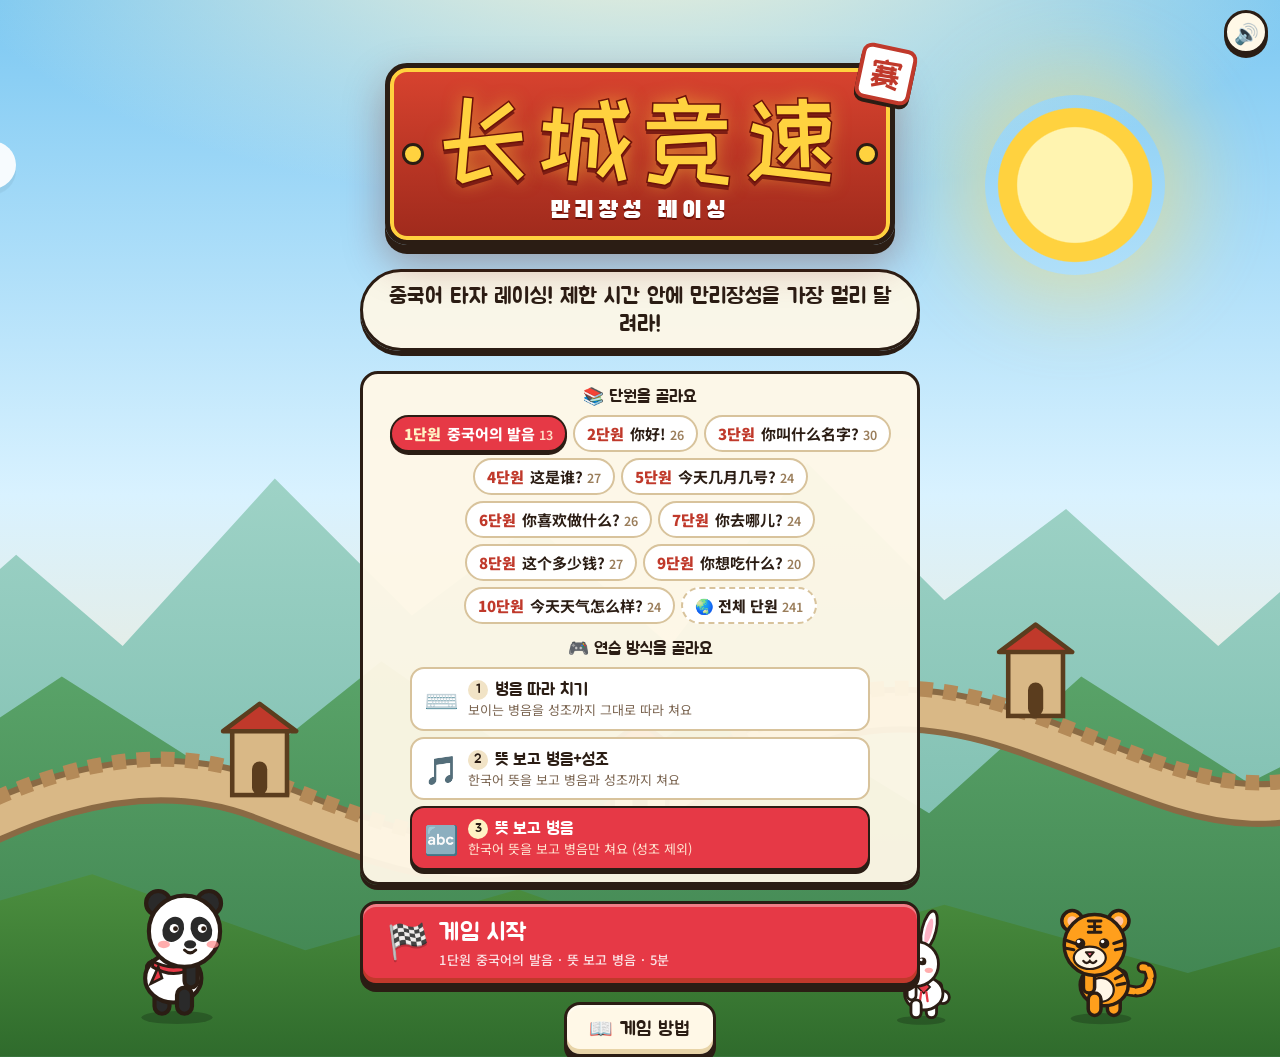
<file: index.html>
<!doctype html>
<html lang="ko">
<head>
  <meta charset="utf-8">
  <meta name="viewport" content="width=device-width, initial-scale=1, viewport-fit=cover">
  <meta name="theme-color" content="#c0392b">
  <meta name="description" content="중국어 타자 레이싱! 5분 동안 누가 만리장성을 가장 멀리 달릴까?">
  <title>长城竞速 · 만리장성 레이싱</title>
  <link rel="icon" href="assets/favicon.svg" type="image/svg+xml">
  <link rel="preconnect" href="https://fonts.googleapis.com">
  <link rel="preconnect" href="https://fonts.gstatic.com" crossorigin>
  <link href="https://fonts.googleapis.com/css2?family=Black+Han+Sans&family=Jua&family=Noto+Sans+KR:wght@400;700;900&family=Noto+Sans+SC:wght@500;900&family=ZCOOL+KuaiLe&display=swap" rel="stylesheet">
  <link rel="stylesheet" href="css/style.css">
</head>
<body>
  <!-- 상단 고정 바: 연결 상태 + 사운드 -->
  <div class="topbar">
        <button id="btn-sound" class="icon-btn" type="button" aria-label="소리 켜기/끄기" title="소리 켜기/끄기">🔊</button>
  </div>

  <main id="app">
    <!-- ================= A. 시작 화면 ================= -->
    <section id="screen-home" class="screen active" aria-label="시작 화면">
      <div class="home-scene" aria-hidden="true">
        <div class="sun"></div>
        <div class="cloud big c1"></div><div class="cloud big c2"></div><div class="cloud big c3"></div>
        <svg class="home-mtn" viewBox="0 0 1000 500" preserveAspectRatio="xMidYMax slice">
          <defs>
            <linearGradient id="hm1" x1="0" y1="0" x2="0" y2="1"><stop offset="0" stop-color="#9fd3c7"/><stop offset="1" stop-color="#6fb5a5"/></linearGradient>
            <linearGradient id="hm2" x1="0" y1="0" x2="0" y2="1"><stop offset="0" stop-color="#5aa469"/><stop offset="1" stop-color="#3c7f4d"/></linearGradient>
            <linearGradient id="hm3" x1="0" y1="0" x2="0" y2="1"><stop offset="0" stop-color="#4c8f3f"/><stop offset="1" stop-color="#2f6b2c"/></linearGradient>
          </defs>
          <path d="M0 500 L0 250 L90 170 L160 230 L260 120 L350 210 L430 150 L520 230 L610 110 L700 200 L780 140 L880 230 L960 160 L1000 190 L1000 500 Z" fill="url(#hm1)"/>
          <path d="M0 500 L0 330 L120 250 L230 320 L330 240 L460 330 L560 260 L690 340 L790 250 L900 320 L1000 270 L1000 500 Z" fill="url(#hm2)"/>
          <!-- 만리장성 -->
          <path d="M-20 400 C 80 330, 170 300, 250 330 S 400 400, 500 340 S 650 250, 760 290 S 900 360, 1020 300" fill="none" stroke="#8a6a44" stroke-width="30" stroke-linecap="round"/>
          <path d="M-20 400 C 80 330, 170 300, 250 330 S 400 400, 500 340 S 650 250, 760 290 S 900 360, 1020 300" fill="none" stroke="#d9b886" stroke-width="22" stroke-linecap="round"/>
          <path d="M-20 386 C 80 316, 170 286, 250 316 S 400 386, 500 326 S 650 236, 760 276 S 900 346, 1020 286" fill="none" stroke="#b48a58" stroke-width="10" stroke-dasharray="9 7"/>
          <g class="home-towers">
            <g transform="translate(232 268)"><rect x="0" y="16" width="36" height="44" fill="#d9b886" stroke="#5b3d1e" stroke-width="3"/><path d="M-6 18 L18 0 L42 18 Z" fill="#c0392b" stroke="#5b3d1e" stroke-width="3" stroke-linejoin="round"/><rect x="13" y="38" width="10" height="22" rx="5" fill="#5b3d1e"/></g>
            <g transform="translate(482 280)"><rect x="0" y="16" width="36" height="44" fill="#d9b886" stroke="#5b3d1e" stroke-width="3"/><path d="M-6 18 L18 0 L42 18 Z" fill="#c0392b" stroke="#5b3d1e" stroke-width="3" stroke-linejoin="round"/><rect x="13" y="38" width="10" height="22" rx="5" fill="#5b3d1e"/></g>
            <g transform="translate(742 216)"><rect x="0" y="16" width="36" height="44" fill="#d9b886" stroke="#5b3d1e" stroke-width="3"/><path d="M-6 18 L18 0 L42 18 Z" fill="#c0392b" stroke="#5b3d1e" stroke-width="3" stroke-linejoin="round"/><rect x="13" y="38" width="10" height="22" rx="5" fill="#5b3d1e"/></g>
          </g>
          <path d="M0 500 L0 420 L140 380 L280 430 L420 390 L560 440 L700 400 L860 445 L1000 405 L1000 500 Z" fill="url(#hm3)"/>
        </svg>
        <div class="home-cast">
          <div class="cast cast-panda" data-char="panda"></div>
          <div class="cast cast-tiger" data-char="tiger"></div>
          <div class="cast cast-rabbit" data-char="rabbit"></div>
        </div>
      </div>

      <div class="home-panel">
        <div class="title-plaque">
          <div class="title-seal">赛</div>
          <h1 class="title-zh" lang="zh">长城竞速</h1>
          <div class="title-ko">만리장성 레이싱</div>
        </div>
        <p class="subtitle">중국어 타자 레이싱! 제한 시간 안에 만리장성을 가장 멀리 달려라!</p>

        <div id="set-picker" class="set-picker">
          <div class="sp-title">📚 단원을 골라요</div>
          <div id="unit-chips" class="preset-chips" role="radiogroup" aria-label="단원"></div>
          <div class="sp-title sp-mode">🎮 연습 방식을 골라요</div>
          <div id="mode-cards" class="mode-cards" role="radiogroup" aria-label="연습 방식"></div>
        </div>

        <div class="home-buttons">
          <button id="btn-start" class="btn btn-red btn-xl" type="button">
            <span class="btn-ico">🏁</span><span>게임 시작<small id="start-sub">이름과 캐릭터를 고르고 출발!</small></span>
          </button>
          <button id="btn-howto" class="btn btn-ghost" type="button">📖 게임 방법</button>
        </div>
      </div>
    </section>

    <!-- ================= B. 이름·캐릭터 ================= -->
    <section id="screen-join" class="screen" aria-label="이름과 캐릭터">
      <div class="panel join-panel">
        <button class="back-btn" type="button" data-go="home" aria-label="처음으로">← 처음으로</button>
        <h2 class="panel-title"><span lang="zh">报名</span> 선수 등록</h2>
        <form id="join-form" autocomplete="off" novalidate>
          <label class="field">
            <span>이름 또는 별명 <small>(결과 카드에 나와요 · 최대 12자)</small></span>
            <input id="join-name" name="name" maxlength="12" placeholder="예: 뀨뀨" spellcheck="false" required>
          </label>
          <fieldset class="char-pick">
            <legend>캐릭터 선택 <small>(숫자 키 1~6)</small></legend>
            <div id="char-grid" class="char-grid" role="radiogroup"></div>
          </fieldset>
          <p id="join-error" class="form-error" role="alert"></p>
          <div class="join-set" id="join-set"></div>
          <button id="btn-enter" class="btn btn-red btn-lg btn-block" type="submit">출발 준비 완료! 🚩</button>
          <p class="tip" id="join-tip">💡 한/영 키를 <b>영어</b>로! 성조는 숫자로: <b>jia1ren2</b> → jiārén</p>
        </form>
      </div>
    </section>

    <!-- ================= 게임 화면 ================= -->
    <section id="screen-game" class="screen" aria-label="게임 화면">
      <header class="hud">
        <div class="hud-brand" lang="zh">长城竞速 <small id="hud-mode"></small></div>
        <div class="hud-timer" id="hud-timer-box">
          <span class="hud-label">남은 시간</span>
          <b id="hud-timer">05:00</b>
          <div class="hud-timebar"><i id="hud-timebar"></i></div>
        </div>
        <div class="hud-stat dist"><span class="hud-label">달린 거리</span><b id="hud-dist">0m</b></div>
        <div class="hud-stat ok"><span class="hud-label">정답</span><b id="hud-correct">0</b></div>
        <div class="hud-stat bad"><span class="hud-label">오답</span><b id="hud-wrong">0</b></div>
        <div class="hud-stat rank"><span class="hud-label">👻 최고 기록</span><b id="hud-best">—</b></div>
      </header>

      <div class="game-mid solo">
        <div id="track" class="track-wrap"></div>
      </div>

      <div class="quiz" id="quiz">
        <div class="quiz-meta">
          <span>문제 <b id="q-num">1</b></span>
          <span id="q-combo" class="combo hidden">🔥 <b>0</b> 연속!</span>
        </div>
        <div class="q-word-wrap">
          <div id="q-word" class="q-word">사과</div>
          <div id="q-sub" class="q-sub hidden"></div>
          <div id="q-reveal" class="q-reveal" aria-live="polite"></div>
        </div>
        <form id="answer-form" class="answer-row" autocomplete="off">
          <input id="answer" class="answer-input" type="text" lang="en" inputmode="text" autocomplete="off" autocorrect="off" autocapitalize="off" spellcheck="false" maxlength="40" placeholder="중국어 병음을 입력하세요" aria-label="중국어 병음 입력">
          <button id="btn-answer" class="btn btn-red answer-btn" type="submit">Enter ↵</button>
        </form>
        <div class="answer-hint">
          <span id="hint-text">성조 없이 영어로 · 띄어쓰기 상관없음 · <kbd>Enter</kbd>로 제출</span>
          <span id="ime-warn" class="ime-warn hidden">⌨️ 한글로 입력 중! <b>한/영</b> 키를 눌러 주세요</span>
          <span id="tone-tip" class="tone-tip hidden">🎵 철자는 맞았어요! <b>성조</b>를 다시 확인해 보세요</span>
        </div>
        <div id="quiz-done" class="quiz-done hidden"></div>
      </div>

      <button id="btn-quit" class="quit-btn" type="button" title="그만하기">✕ 그만하기</button>
      <div id="countdown" class="countdown hidden" aria-live="assertive"><span id="countdown-num">3</span></div>
      <div id="boost-banner" class="boost-banner hidden"></div>
    </section>

    <!-- ================= 결과 화면 ================= -->
    <section id="screen-result" class="screen" aria-label="결과 화면">
      <canvas id="fireworks" class="fireworks" aria-hidden="true"></canvas>
      <div class="result-wrap">
        <h2 class="result-title"><span>🏆</span> <span lang="zh">长城竞速 完成！</span></h2>
        <div id="cert" class="cert"></div>
        <p class="show-teacher">🙋 이 화면을 선생님께 보여 주세요!</p>
        <div class="result-actions">
          <button id="btn-retry" class="btn btn-gold btn-lg" type="button">🔁 다시 도전</button>
          <button id="btn-home" class="btn btn-ghost btn-lg" type="button">🏠 처음으로</button>
        </div>
        <div class="review">
          <h3>📚 오늘의 단어 복습</h3>
          <div id="review-list" class="review-list"></div>
        </div>
      </div>
    </section>
  </main>

  <!-- 게임 방법 -->
  <div id="modal-howto" class="modal" aria-hidden="true" role="dialog" aria-labelledby="howto-title">
    <div class="modal-box">
      <button class="modal-x" type="button" data-close aria-label="닫기">✕</button>
      <h2 id="howto-title">📖 게임 방법</h2>
      <ol class="howto">
        <li>첫 화면에서 <b>단원</b>과 <b>연습 방식</b>을 골라요.
          <div class="howto-modes">
            <div><b>⌨️ 병음 따라 치기</b> — 화면의 병음을 <b>성조까지 그대로</b> 따라 쳐요.</div>
            <div><b>🎵 뜻 보고 병음+성조</b> — 한국어 뜻을 보고 병음과 성조를 쳐요.</div>
            <div><b>🔤 뜻 보고 병음</b> — 한국어 뜻을 보고 병음만 쳐요. 성조는 채점하지 않아요.</div>
          </div></li>
        <li><b>게임 시작</b> → 이름과 캐릭터를 고르고 출발! 3, 2, 1, 出发!</li>
        <li>답을 영어로 입력하고 <kbd>Enter</kbd>! 대문자·띄어쓰기는 상관없어요.
          <div class="howto-ex"><span>사과</span> → <code>pingguo</code> ✅ <code>Ping guo</code> ✅ <code>pinguo</code> ❌</div></li>
        <li><b>성조는 숫자</b>로 입력하면 자동으로 기호가 붙어요: <code>jia1ren2</code> → <b>jiārén</b>, <code>lv4</code> → <b>lǜ</b> (1성 ā · 2성 á · 3성 ǎ · 4성 à, 경성은 숫자 없이). ü는 <code>v</code>로 쓰세요.</li>
        <li>정답 1개마다 만리장성을 <b>100m</b> 달려요. 5분 동안 <b>끝없이 최대한 멀리!</b> 몇 미터를 갔는지가 기록이에요.</li>
        <li>🔥 <b>3연속</b> 정답 → 부스터, <b>5연속</b> → 슈퍼 부스터! 틀리면 연속이 끊겨요.</li>
        <li>👻 이 기기의 <b>최고 기록</b>(같은 단원·같은 방식)이 유령 캐릭터로 옆에서 함께 달려요. 이겨 보세요!</li>
        <li>끝나면 나오는 <b>결과 카드</b>를 선생님께 보여 주세요.</li>
      </ol>
      <button class="btn btn-red btn-block" type="button" data-close>알겠어요! 🏁</button>
    </div>
  </div>

  <div id="toast-wrap"></div>
  <script type="module" src="js/app.js"></script>
</body>
</html>
</file>
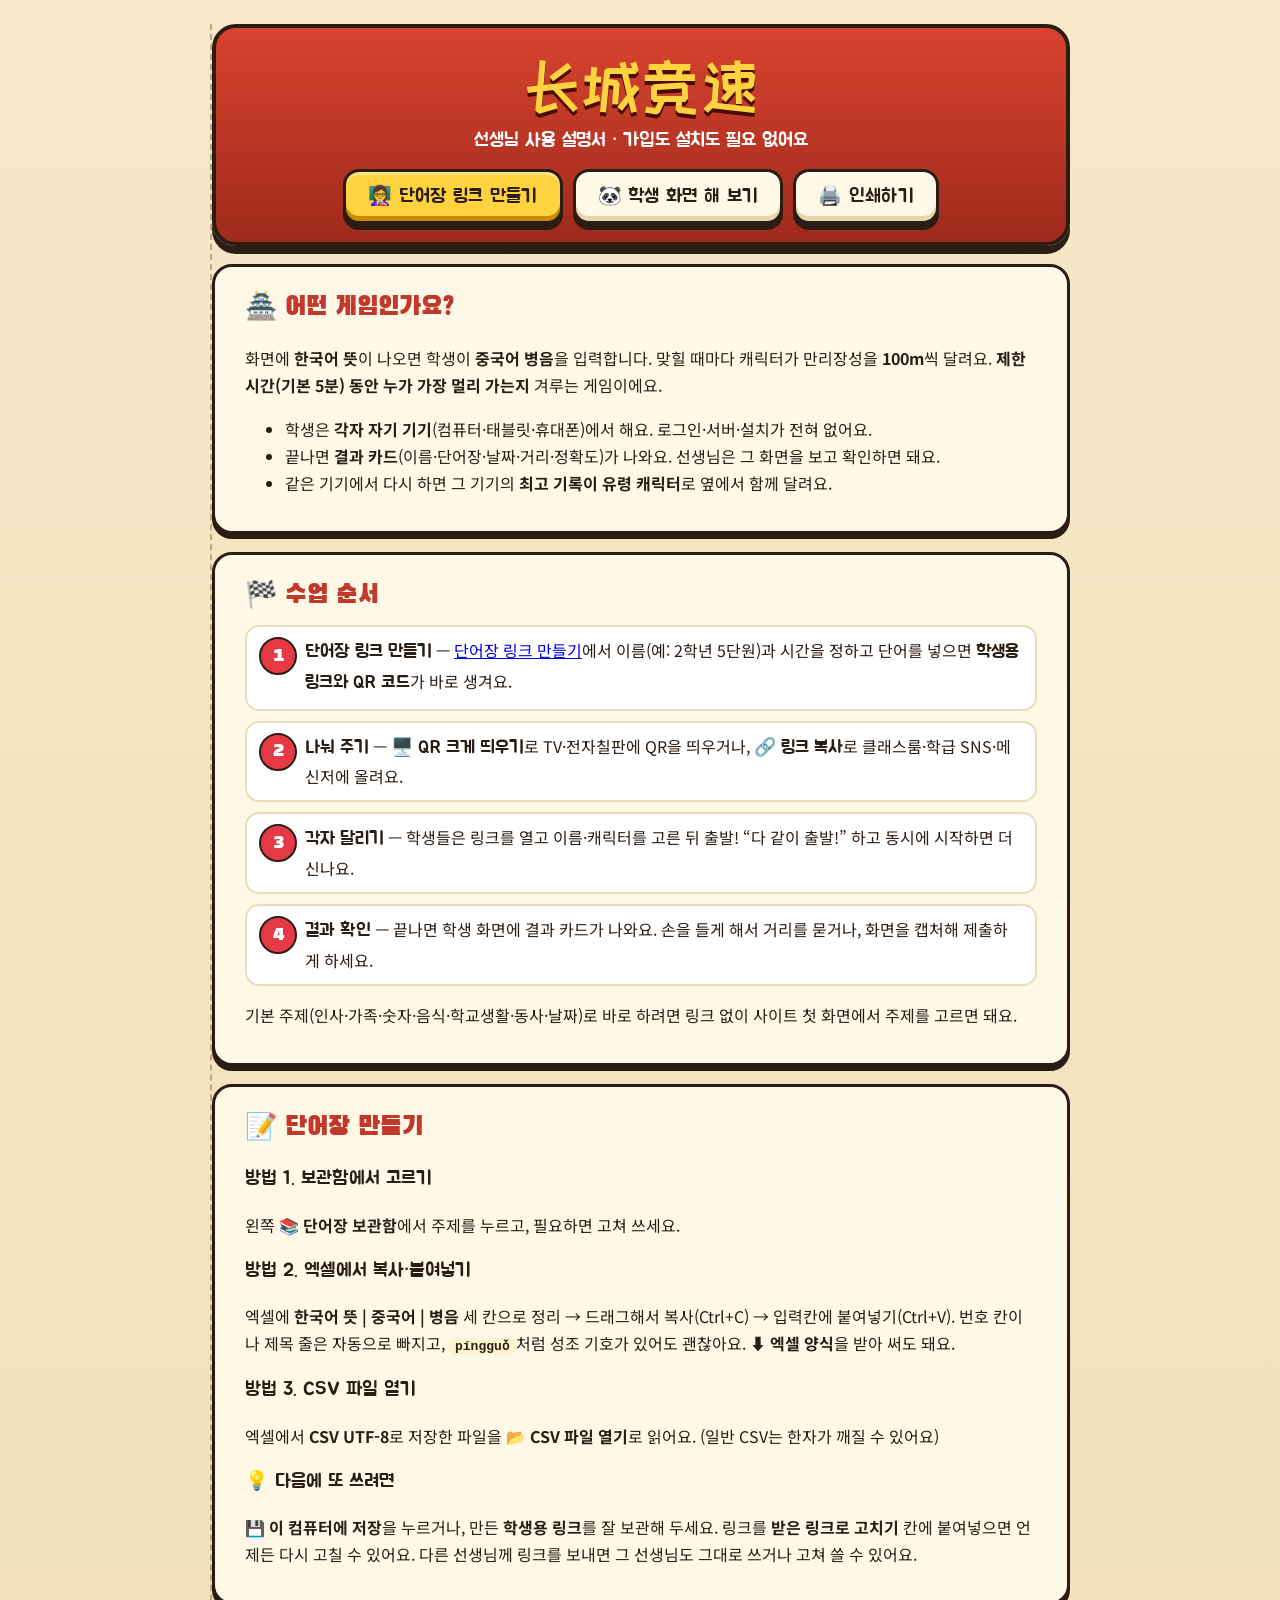
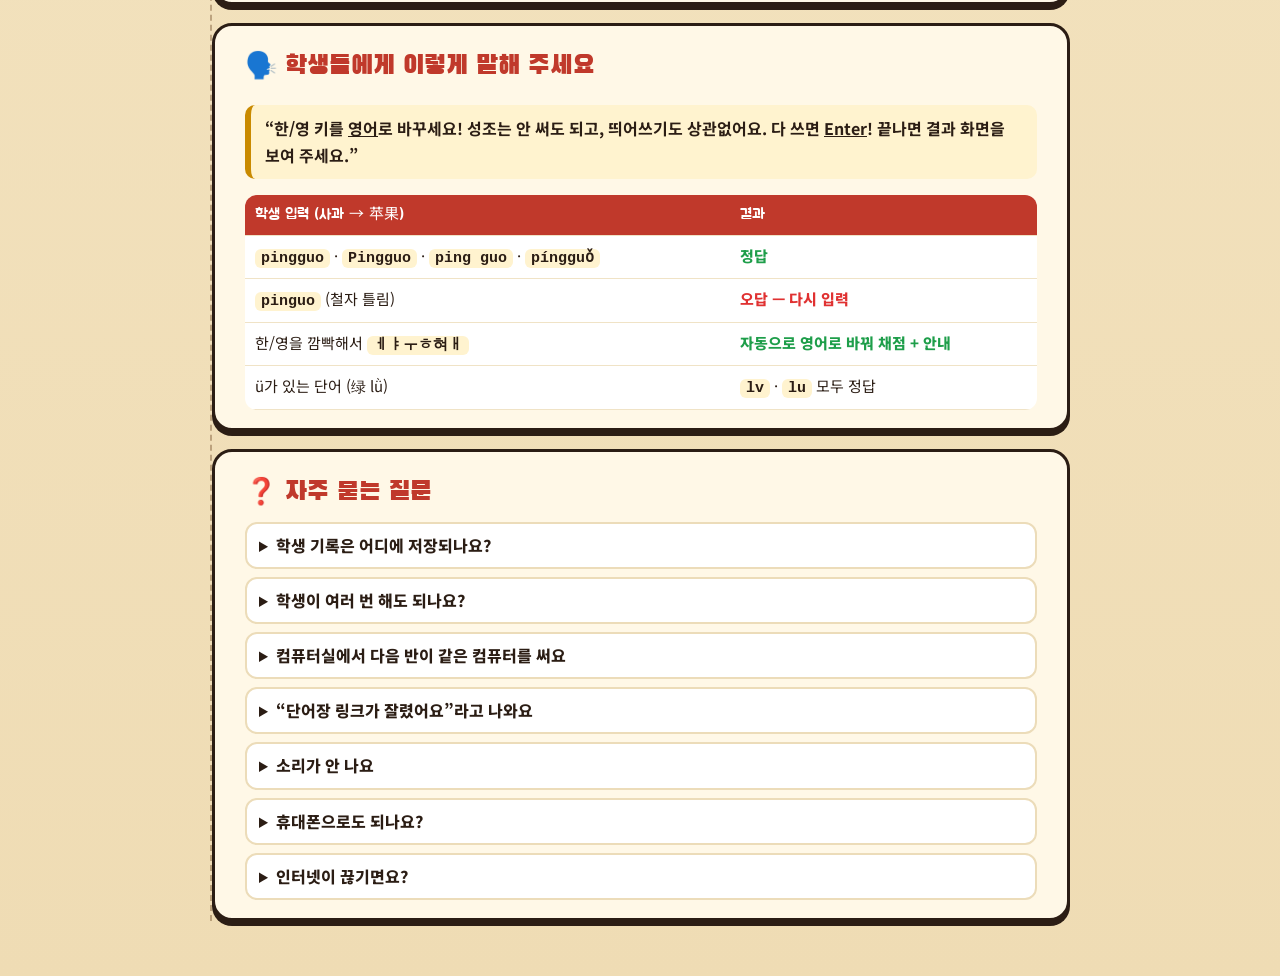
<file: guide.html>
<!doctype html>
<html lang="ko">
<head>
  <meta charset="utf-8">
  <meta name="viewport" content="width=device-width, initial-scale=1">
  <title>长城竞速 · 선생님 사용 설명서</title>
  <link rel="icon" href="assets/favicon.svg" type="image/svg+xml">
  <link rel="preconnect" href="https://fonts.googleapis.com">
  <link rel="preconnect" href="https://fonts.gstatic.com" crossorigin>
  <link href="https://fonts.googleapis.com/css2?family=Black+Han+Sans&family=Jua&family=Noto+Sans+KR:wght@400;700;900&family=Noto+Sans+SC:wght@500&family=ZCOOL+KuaiLe&display=swap" rel="stylesheet">
  <link rel="stylesheet" href="css/style.css">
  <style>
    body { background: linear-gradient(180deg, #f6e8c8, #efdcb4); }
    .guide { width: min(860px, calc(100% - 24px)); margin: 24px auto 60px; }
    .g-hero { text-align: center; padding: 26px 18px 18px; background: linear-gradient(180deg, #d8432f, #9f2a1c); color: #fff; border: 4px solid var(--ink); border-radius: 24px; box-shadow: 0 8px 0 var(--ink); }
    .g-hero h1 { margin: 0; font-family: var(--font-zh-fun); font-weight: 400; font-size: clamp(40px, 8vw, 64px); color: var(--gold); text-shadow: 0 4px 0 #4a0d06; }
    .g-hero p { margin: 6px 0 0; font-family: var(--font-fun); font-size: 19px; }
    .g-btns { display: flex; gap: 10px; justify-content: center; flex-wrap: wrap; margin-top: 16px; }
    .g-sec { background: var(--paper); border: 3px solid var(--ink); border-radius: 20px; padding: 18px clamp(16px, 4vw, 30px); margin-top: 18px; box-shadow: 0 5px 0 var(--ink); line-height: 1.7; }
    .g-sec h2 { margin: 0 0 8px; font-family: var(--font-head); font-weight: 400; color: var(--red); font-size: 26px; }
    .g-sec h3 { margin: 14px 0 4px; font-family: var(--font-fun); font-weight: 400; font-size: 19px; }
    .g-steps { counter-reset: s; list-style: none; padding: 0; margin: 0; display: grid; gap: 10px; }
    .g-steps > li { counter-increment: s; position: relative; padding: 10px 14px 10px 58px; background: #fff; border: 2px solid #ecdcb9; border-radius: 14px; }
    .g-steps > li::before { content: counter(s); position: absolute; left: 12px; top: 10px; width: 34px; height: 34px; border-radius: 50%; background: var(--red-2); color: #fff; display: grid; place-items: center; font-family: var(--font-head); font-size: 19px; border: 2px solid var(--ink); }
    .g-steps b { font-family: var(--font-fun); font-weight: 400; font-size: 18px; }
    .say { background: #fff3cf; border-left: 6px solid var(--gold-d); border-radius: 10px; padding: 10px 14px; font-weight: 700; }
    .g-table { width: 100%; border-collapse: collapse; background: #fff; border-radius: 12px; overflow: hidden; font-size: 15px; }
    .g-table th, .g-table td { padding: 7px 10px; border-bottom: 1px solid #f0e3c6; text-align: left; vertical-align: top; }
    .g-table th { background: var(--red); color: #fff; font-family: var(--font-fun); font-weight: 400; }
    .ok { color: var(--ok); font-weight: 800; } .no { color: var(--bad); font-weight: 800; }
    details { background: #fff; border: 2px solid #ecdcb9; border-radius: 12px; padding: 8px 12px; margin-top: 8px; }
    summary { cursor: pointer; font-weight: 800; }
    @media print {
      body { background: #fff; }
      .g-btns { display: none !important; }
      .g-sec, .g-hero { box-shadow: none; break-inside: avoid; }
    }
  </style>
</head>
<body>
  <main class="guide">
    <header class="g-hero">
      <h1 lang="zh">长城竞速</h1>
      <p>선생님 사용 설명서 · 가입도 설치도 필요 없어요</p>
      <div class="g-btns">
        <a class="btn btn-gold" href="teacher.html">👩‍🏫 단어장 링크 만들기</a>
        <a class="btn btn-ghost" href="index.html">🐼 학생 화면 해 보기</a>
        <button class="btn btn-ghost" type="button" onclick="window.print()">🖨️ 인쇄하기</button>
      </div>
    </header>

    <section class="g-sec">
      <h2>🏯 어떤 게임인가요?</h2>
      <p>화면에 <b>한국어 뜻</b>이 나오면 학생이 <b>중국어 병음</b>을 입력합니다. 맞힐 때마다 캐릭터가 만리장성을 <b>100m</b>씩 달려요.
        <b>제한 시간(기본 5분) 동안 누가 가장 멀리 가는지</b> 겨루는 게임이에요.</p>
      <ul>
        <li>학생은 <b>각자 자기 기기</b>(컴퓨터·태블릿·휴대폰)에서 해요. 로그인·서버·설치가 전혀 없어요.</li>
        <li>끝나면 <b>결과 카드</b>(이름·단어장·날짜·거리·정확도)가 나와요. 선생님은 그 화면을 보고 확인하면 돼요.</li>
        <li>같은 기기에서 다시 하면 그 기기의 <b>최고 기록이 유령 캐릭터</b>로 옆에서 함께 달려요.</li>
      </ul>
    </section>

    <section class="g-sec">
      <h2>🏁 수업 순서</h2>
      <ol class="g-steps">
        <li><b>단어장 링크 만들기</b> — <a href="teacher.html">단어장 링크 만들기</a>에서 이름(예: 2학년 5단원)과 시간을 정하고 단어를 넣으면 <b>학생용 링크와 QR 코드</b>가 바로 생겨요.</li>
        <li><b>나눠 주기</b> — <b>🖥️ QR 크게 띄우기</b>로 TV·전자칠판에 QR을 띄우거나, <b>🔗 링크 복사</b>로 클래스룸·학급 SNS·메신저에 올려요.</li>
        <li><b>각자 달리기</b> — 학생들은 링크를 열고 이름·캐릭터를 고른 뒤 출발! “다 같이 출발!” 하고 동시에 시작하면 더 신나요.</li>
        <li><b>결과 확인</b> — 끝나면 학생 화면에 결과 카드가 나와요. 손을 들게 해서 거리를 묻거나, 화면을 캡처해 제출하게 하세요.</li>
      </ol>
      <p class="help">기본 주제(인사·가족·숫자·음식·학교생활·동사·날짜)로 바로 하려면 링크 없이 사이트 첫 화면에서 주제를 고르면 돼요.</p>
    </section>

    <section class="g-sec">
      <h2>📝 단어장 만들기</h2>
      <h3>방법 1. 보관함에서 고르기</h3>
      <p>왼쪽 <b>📚 단어장 보관함</b>에서 주제를 누르고, 필요하면 고쳐 쓰세요.</p>
      <h3>방법 2. 엑셀에서 복사·붙여넣기</h3>
      <p>엑셀에 <b>한국어 뜻 | 중국어 | 병음</b> 세 칸으로 정리 → 드래그해서 복사(Ctrl+C) → 입력칸에 붙여넣기(Ctrl+V).
        번호 칸이나 제목 줄은 자동으로 빠지고, <code>píngguǒ</code>처럼 성조 기호가 있어도 괜찮아요. <b>⬇️ 엑셀 양식</b>을 받아 써도 돼요.</p>
      <h3>방법 3. CSV 파일 열기</h3>
      <p>엑셀에서 <b>CSV UTF-8</b>로 저장한 파일을 <b>📂 CSV 파일 열기</b>로 읽어요. (일반 CSV는 한자가 깨질 수 있어요)</p>
      <h3>💡 다음에 또 쓰려면</h3>
      <p><b>💾 이 컴퓨터에 저장</b>을 누르거나, 만든 <b>학생용 링크</b>를 잘 보관해 두세요. 링크를 <b>받은 링크로 고치기</b> 칸에 붙여넣으면 언제든 다시 고칠 수 있어요. 다른 선생님께 링크를 보내면 그 선생님도 그대로 쓰거나 고쳐 쓸 수 있어요.</p>
    </section>

    <section class="g-sec">
      <h2>🗣️ 학생들에게 이렇게 말해 주세요</h2>
      <p class="say">“한/영 키를 <u>영어</u>로 바꾸세요! 성조는 안 써도 되고, 띄어쓰기도 상관없어요. 다 쓰면 <u>Enter</u>! 끝나면 결과 화면을 보여 주세요.”</p>
      <table class="g-table">
        <tr><th>학생 입력 (사과 → 苹果)</th><th>결과</th></tr>
        <tr><td><code>pingguo</code> · <code>Pingguo</code> · <code>ping guo</code> · <code>píngguǒ</code></td><td class="ok">정답</td></tr>
        <tr><td><code>pinguo</code> (철자 틀림)</td><td class="no">오답 — 다시 입력</td></tr>
        <tr><td>한/영을 깜빡해서 <code>ㅔㅑㅜㅎ혀ㅐ</code></td><td class="ok">자동으로 영어로 바꿔 채점 + 안내</td></tr>
        <tr><td>ü가 있는 단어 (绿 lǜ)</td><td><code>lv</code> · <code>lu</code> 모두 정답</td></tr>
      </table>
    </section>

    <section class="g-sec">
      <h2>❓ 자주 묻는 질문</h2>
      <details><summary>학생 기록은 어디에 저장되나요?</summary><p>서버가 없어서 따로 모이지 않아요. 결과는 학생 화면의 결과 카드로 확인하고, 필요하면 캡처해서 제출하게 하세요. 그 기기의 최고 기록만 브라우저에 남아요(유령 캐릭터용).</p></details>
      <details><summary>학생이 여러 번 해도 되나요?</summary><p>네, 몇 번이든 할 수 있어요. 공식 기록이 필요하면 “첫 번째 기록만 인정” 같은 규칙을 정해 주세요.</p></details>
      <details><summary>컴퓨터실에서 다음 반이 같은 컴퓨터를 써요</summary><p>괜찮아요. 매번 이름을 새로 입력해요. 유령 캐릭터는 그 컴퓨터의 최고 기록(앞 반 학생일 수도 있어요)이라 오히려 경쟁이 돼요.</p></details>
      <details><summary>“단어장 링크가 잘렸어요”라고 나와요</summary><p>메신저가 긴 링크의 일부만 복사한 경우예요. 링크 전체를 다시 보내거나 QR 코드를 쓰세요.</p></details>
      <details><summary>소리가 안 나요</summary><p>화면을 한 번 클릭해야 소리가 켜져요(브라우저 규칙). 오른쪽 위 🔊 버튼도 확인해 주세요.</p></details>
      <details><summary>휴대폰으로도 되나요?</summary><p>네. 다만 타자 연습 효과는 키보드가 있는 컴퓨터가 더 좋아요.</p></details>
      <details><summary>인터넷이 끊기면요?</summary><p>페이지가 한 번 열린 뒤에는 인터넷 없이도 끝까지 할 수 있어요.</p></details>
    </section>
  </main>
</body>
</html>
</file>
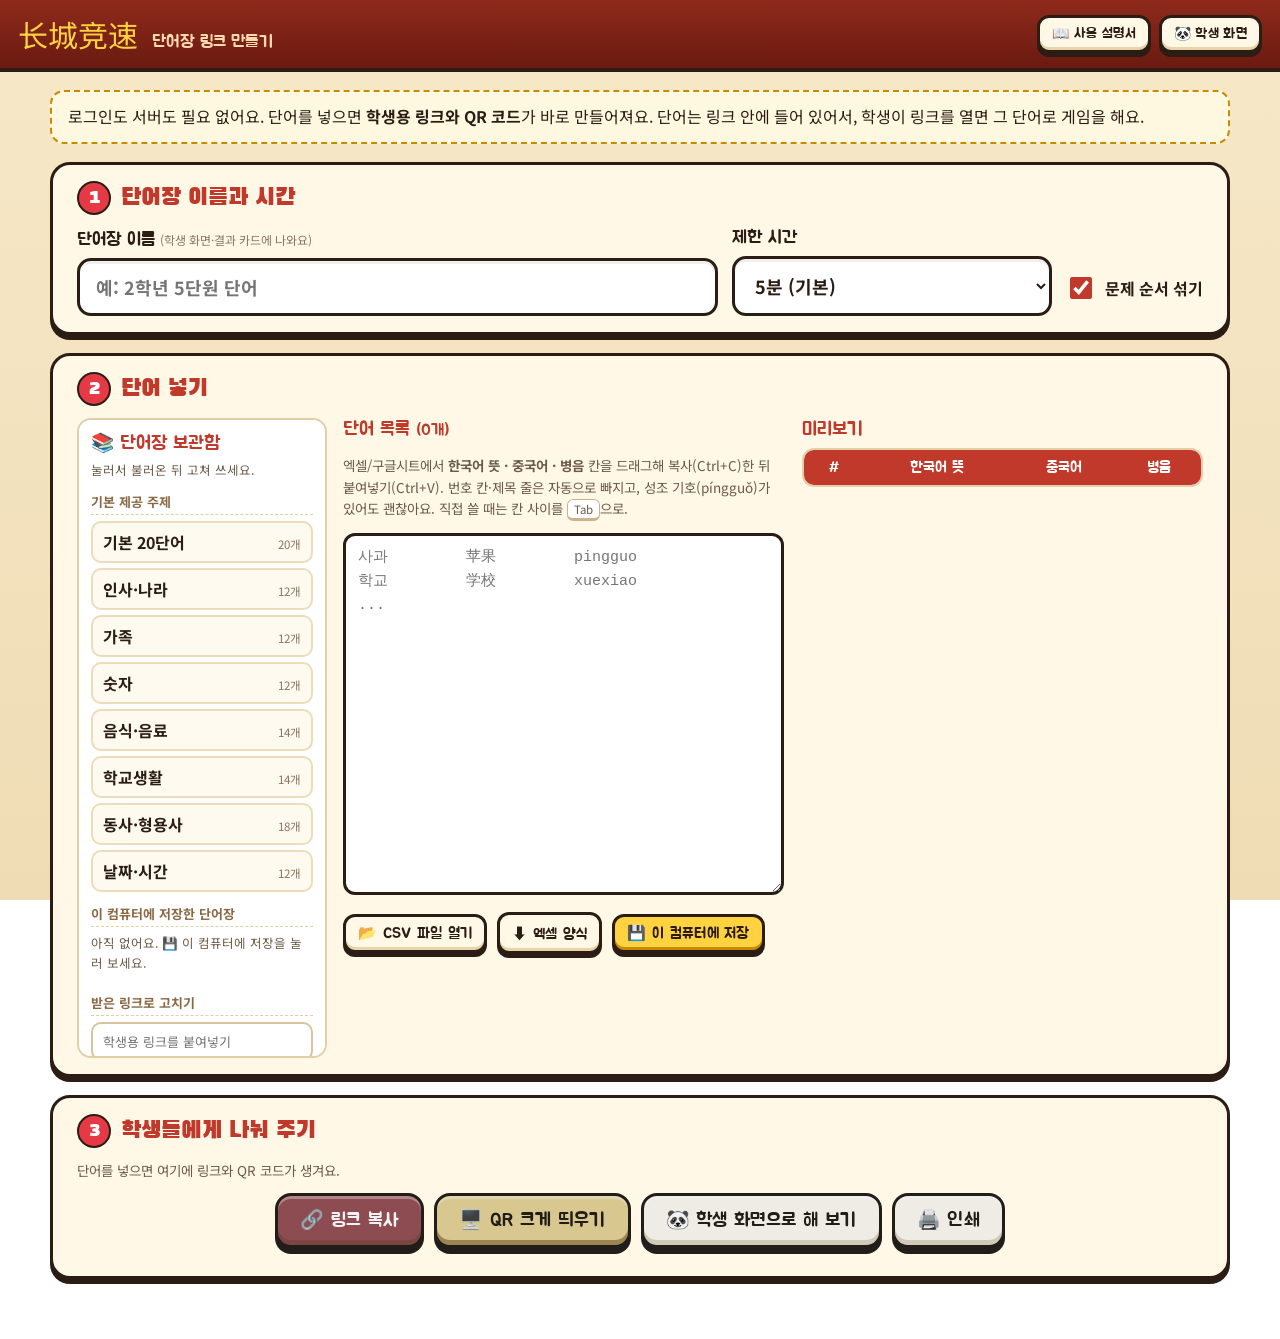
<file: teacher.html>
<!doctype html>
<html lang="ko">
<head>
  <meta charset="utf-8">
  <meta name="viewport" content="width=device-width, initial-scale=1, viewport-fit=cover">
  <title>长城竞速 · 단어장 링크 만들기</title>
  <link rel="icon" href="assets/favicon.svg" type="image/svg+xml">
  <link rel="preconnect" href="https://fonts.googleapis.com">
  <link rel="preconnect" href="https://fonts.gstatic.com" crossorigin>
  <link href="https://fonts.googleapis.com/css2?family=Black+Han+Sans&family=Jua&family=Noto+Sans+KR:wght@400;700;900&family=Noto+Sans+SC:wght@500;900&family=ZCOOL+KuaiLe&display=swap" rel="stylesheet">
  <link rel="stylesheet" href="css/style.css">
  <link rel="stylesheet" href="css/teacher.css">
</head>
<body class="teacher maker">
  <header class="t-header">
    <div class="t-brand"><span lang="zh">长城竞速</span> <small>단어장 링크 만들기</small></div>
    <div class="t-user">
      <a class="btn btn-ghost btn-sm" href="guide.html" target="_blank" rel="noopener">📖 사용 설명서</a>
      <a class="btn btn-ghost btn-sm" href="index.html" target="_blank" rel="noopener">🐼 학생 화면</a>
    </div>
  </header>

  <main class="mk">
    <p class="mk-intro">로그인도 서버도 필요 없어요. 단어를 넣으면 <b>학생용 링크와 QR 코드</b>가 바로 만들어져요. 단어는 링크 안에 들어 있어서, 학생이 링크를 열면 그 단어로 게임을 해요.</p>

    <section class="mk-card">
      <h2><span class="mk-num">1</span> 단어장 이름과 시간</h2>
      <div class="mk-row">
        <label class="field"><span>단어장 이름 <small>(학생 화면·결과 카드에 나와요)</small></span>
          <input id="mk-title" maxlength="30" placeholder="예: 2학년 5단원 단어"></label>
        <label class="field"><span>제한 시간</span>
          <select id="mk-time">
            <option value="60">1분</option><option value="120">2분</option><option value="180">3분</option><option value="240">4분</option>
            <option value="300" selected>5분 (기본)</option><option value="420">7분</option><option value="600">10분</option>
          </select></label>
        <label class="switch mk-shuffle"><input id="mk-shuffle" type="checkbox" checked><span>문제 순서 섞기</span></label>
      </div>
    </section>

    <section class="mk-card">
      <h2><span class="mk-num">2</span> 단어 넣기</h2>
      <div class="words-layout">
        <aside class="wordlib">
          <h3>📚 단어장 보관함</h3>
          <p class="help">눌러서 불러온 뒤 고쳐 쓰세요.</p>
          <div class="lib-group"><h4>기본 제공 주제</h4><ul id="lib-presets" class="lib-list"></ul></div>
          <div class="lib-group"><h4>이 컴퓨터에 저장한 단어장</h4><ul id="lib-mine" class="lib-list"></ul></div>
          <div class="lib-group"><h4>받은 링크로 고치기</h4>
            <input id="mk-paste-link" class="mk-link-in" placeholder="학생용 링크를 붙여넣기" spellcheck="false">
          </div>
        </aside>
        <div class="words-edit">
          <div class="words-grid">
            <div>
              <h3>단어 목록 <small id="words-count"></small></h3>
              <p class="help">엑셀/구글시트에서 <b>한국어 뜻 · 중국어 · 병음</b> 칸을 드래그해 복사(Ctrl+C)한 뒤 붙여넣기(Ctrl+V). 번호 칸·제목 줄은 자동으로 빠지고, 성조 기호(píngguǒ)가 있어도 괜찮아요. 직접 쓸 때는 칸 사이를 <kbd>Tab</kbd>으로.</p>
              <textarea id="words-text" rows="14" spellcheck="false" placeholder="사과	苹果	pingguo&#10;학교	学校	xuexiao&#10;..."></textarea>
              <div class="row-actions">
                <label class="btn btn-ghost btn-sm file-btn">📂 CSV 파일 열기<input type="file" id="words-file" accept=".csv,.txt,text/csv,text/plain" hidden></label>
                <button class="btn btn-ghost btn-sm" type="button" id="btn-template">⬇️ 엑셀 양식</button>
                <button class="btn btn-gold btn-sm" type="button" id="btn-save-local">💾 이 컴퓨터에 저장</button>
              </div>
              <p id="words-msg" class="help"></p>
            </div>
            <div>
              <h3>미리보기</h3>
              <div class="table-scroll"><table class="rank-table" id="words-preview"></table></div>
              <ul id="words-errors" class="errors"></ul>
            </div>
          </div>
        </div>
      </div>
    </section>

    <section class="mk-card mk-out" id="mk-out">
      <h2><span class="mk-num">3</span> 학생들에게 나눠 주기</h2>
      <div id="mk-empty" class="help">단어를 넣으면 여기에 링크와 QR 코드가 생겨요.</div>
      <div id="mk-ready" class="join-info hidden">
        <div class="join-qr" id="mk-qr"></div>
        <div class="join-steps">
          <p class="js-step"><b>1</b> 학생들이 휴대폰 카메라로 <b>QR 코드</b>를 찍거나, 아래 <b>링크</b>를 클래스룸·학급 SNS·메신저로 받아 열어요.</p>
          <p class="js-step"><b>2</b> 이름과 캐릭터를 고르고 <b>출발!</b> 각자 <span id="mk-time-label">5분</span> 동안 달려요.</p>
          <p class="js-step"><b>3</b> 끝나면 나오는 <b>결과 카드</b>를 확인해 주세요.</p>
          <textarea id="mk-link" class="mk-link" rows="3" readonly></textarea>
          <p id="mk-qr-note" class="help"></p>
        </div>
      </div>
      <div class="row-actions center" id="mk-actions">
        <button class="btn btn-red" type="button" id="btn-copy" disabled>🔗 링크 복사</button>
        <button class="btn btn-gold" type="button" id="btn-big" disabled>🖥️ QR 크게 띄우기</button>
        <button class="btn btn-ghost" type="button" id="btn-preview" disabled>🐼 학생 화면으로 해 보기</button>
        <button class="btn btn-ghost" type="button" id="btn-print" disabled>🖨️ 인쇄</button>
      </div>
    </section>
  </main>

  <!-- QR 크게 (프로젝터) -->
  <div id="bigqr" class="bigqr hidden">
    <div class="bq-box">
      <div class="bq-title"><span lang="zh">长城竞速</span> <b id="bq-name"></b></div>
      <div class="bq-qr" id="bq-qr"></div>
      <p class="bq-tip">📱 카메라로 QR 코드를 찍어 들어오세요! · ⏱️ <span id="bq-time"></span> · ⌨️ 한/영 키는 <b>영어</b>로</p>
      <button class="btn btn-ghost btn-sm" type="button" id="btn-big-close">닫기 ✕</button>
    </div>
  </div>

  <!-- 불러오기 방식 -->
  <div id="modal-load" class="modal" aria-hidden="true" role="dialog" aria-labelledby="load-title">
    <div class="modal-box">
      <button class="modal-x" type="button" data-close aria-label="닫기">✕</button>
      <h2 id="load-title">📚 단어장 불러오기</h2>
      <p id="load-text"></p>
      <div class="reset-options">
        <button class="btn btn-red btn-block" type="button" data-load="replace">지금 단어를 <b>바꾸기</b></button>
        <button class="btn btn-gold btn-block" type="button" data-load="append">지금 단어 뒤에 <b>덧붙이기</b></button>
      </div>
    </div>
  </div>

  <div class="topbar"><button id="btn-sound" class="icon-btn hidden" type="button" aria-hidden="true">🔊</button></div>
  <div id="toast-wrap"></div>
  <script type="module" src="js/teacher.js"></script>
</body>
</html>
</file>
<file: css/style.css>
/* 한어병음 글꼴 (Asia병음 · 라틴·병음 글자만 남긴 가벼운 파일) */
@font-face { font-family: 'Asia Pinyin'; src: url('../assets/fonts/asia-pinyin.woff') format('woff'); font-display: swap; }
/* =====================================================================
   长城竞速 — 스타일
   팔레트: 궁궐 붉은색 · 황금 · 성벽 돌색 · 산 초록 · 하늘
   ===================================================================== */
:root {
  --red: #c0392b;
  --red-2: #e63946;
  --red-d: #7d1d14;
  --gold: #ffd23f;
  --gold-2: #ffe58a;
  --gold-d: #c98a00;
  --ink: #2b1d14;
  --paper: #fff8e7;
  --paper-2: #fdecc8;
  --stone: #ead7ad;
  --stone-2: #d9b886;
  --stone-d: #a77d4a;
  --green: #2f9e57;
  --sky-1: #7cc8f2;
  --sky-2: #d9f2ff;
  --mtn-far: #9fd3c7;
  --mtn-near: #5aa469;
  --wall-far: #b8936a;
  --ok: #1e9e4a;
  --bad: #e03131;
  --font-ko: 'Noto Sans KR', 'Apple SD Gothic Neo', 'Malgun Gothic', sans-serif;
  --font-fun: 'Jua', 'Noto Sans KR', sans-serif;
  --font-head: 'Black Han Sans', 'Jua', sans-serif;
  --font-py: 'Asia Pinyin', 'Noto Sans KR', Arial, sans-serif;
  --font-zh: 'Noto Sans SC', 'PingFang SC', 'Microsoft YaHei', sans-serif;
  --font-zh-fun: 'ZCOOL KuaiLe', 'Noto Sans SC', 'Microsoft YaHei', sans-serif;
  --radius: 18px;
  --shadow: 0 10px 30px rgba(60, 20, 0, .18);
}

* { box-sizing: border-box; }
html, body { margin: 0; padding: 0; }
body {
  font-family: var(--font-ko);
  color: var(--ink);
  min-height: 100dvh;
  background:
    radial-gradient(1200px 500px at 50% -10%, #fff7d6 0%, transparent 60%),
    linear-gradient(180deg, var(--sky-1) 0%, var(--sky-2) 55%, #f5e6c4 100%);
  background-attachment: fixed;
  -webkit-font-smoothing: antialiased;
  overflow-x: hidden;
}
[lang="zh"] { font-family: var(--font-zh); }
button { font: inherit; color: inherit; cursor: pointer; }
input, textarea, select { font: inherit; color: inherit; }
.hidden { display: none !important; }
.muted { color: #7a6a5a; }
kbd {
  font-family: var(--font-ko); font-size: .85em; padding: 1px 6px; border-radius: 6px;
  background: #fff; border: 1.5px solid #c9b48f; border-bottom-width: 3px;
}
code { background: #fff3cf; padding: 1px 6px; border-radius: 6px; font-weight: 700; }
:focus-visible { outline: 3px solid var(--gold-d); outline-offset: 2px; }

/* ---------- 상단 바 ---------- */
.topbar {
  position: fixed; top: 10px; right: 12px; z-index: 50;
  display: flex; gap: 8px; align-items: center;
}
.icon-btn {
  width: 44px; height: 44px; border-radius: 50%;
  border: 3px solid var(--ink); background: var(--paper);
  font-size: 20px; box-shadow: 0 4px 0 var(--ink);
  display: grid; place-items: center;
}
.icon-btn:active { transform: translateY(3px); box-shadow: 0 1px 0 var(--ink); }
.net-badge {
  font-size: 13px; font-weight: 700; padding: 6px 12px; border-radius: 999px;
  border: 2px solid var(--ink); background: #fff; white-space: nowrap;
}
.net-badge:empty { display: none; }
.net-badge.ok { background: #d9f7e3; color: #11602f; }
.net-badge.warn { background: #fff0c2; color: #8a5a00; animation: pulse 1.2s infinite; }
.net-badge.off { background: #eee; color: #555; }

/* ---------- 버튼 ---------- */
.btn {
  --b: var(--red); --bd: var(--red-d); --fg: #fff;
  display: inline-flex; align-items: center; justify-content: center; gap: 10px;
  padding: 12px 22px; border-radius: 16px;
  border: 3px solid var(--ink); background: var(--b); color: var(--fg);
  font-family: var(--font-fun); font-size: 19px; letter-spacing: .3px;
  box-shadow: 0 6px 0 var(--ink), inset 0 -5px 0 var(--bd), inset 0 3px 0 rgba(255,255,255,.35);
  transition: transform .08s, box-shadow .08s, filter .15s;
  text-decoration: none; user-select: none;
}
.btn:hover { filter: brightness(1.06); }
.btn:active { transform: translateY(4px); box-shadow: 0 2px 0 var(--ink), inset 0 -3px 0 var(--bd); }
.btn:disabled { filter: grayscale(.6) brightness(.95); cursor: not-allowed; transform: none; }
.btn-red { --b: var(--red-2); --bd: var(--red); }
.btn-gold { --b: var(--gold); --bd: var(--gold-d); --fg: var(--ink); }
.btn-green { --b: #3cc46f; --bd: #23894a; }
.btn-ghost { --b: var(--paper); --bd: #e8d4a8; --fg: var(--ink); }
.btn-dark { --b: #3a2a20; --bd: #1c120c; }
.btn-lg { font-size: 21px; padding: 14px 26px; }
.btn-xl { font-size: 24px; padding: 14px 24px; width: 100%; justify-content: flex-start; text-align: left; }
.btn-xl small { display: block; font-family: var(--font-ko); font-size: 13px; opacity: .85; margin-top: 2px; font-weight: 500; }
.btn-ico { font-size: 34px; line-height: 1; filter: drop-shadow(0 2px 0 rgba(0,0,0,.2)); }
.btn-block { width: 100%; }
.btn-sm { font-size: 15px; padding: 7px 12px; border-radius: 12px; box-shadow: 0 4px 0 var(--ink), inset 0 -3px 0 var(--bd); }
.link-btn { background: none; border: 0; color: var(--red); text-decoration: underline; font-weight: 800; padding: 0 2px; }

/* ---------- 화면 공통 ---------- */
.screen { display: none; min-height: 100dvh; }
.screen.active { display: block; animation: screenIn .35s ease; }
@keyframes screenIn { from { opacity: 0; transform: translateY(8px); } to { opacity: 1; transform: none; } }

.panel {
  position: relative;
  width: min(960px, calc(100% - 24px));
  margin: 70px auto 40px;
  background: var(--paper);
  border: 4px solid var(--ink);
  border-radius: 26px;
  padding: 28px clamp(16px, 4vw, 40px);
  box-shadow: 0 10px 0 var(--ink), var(--shadow);
}
.panel::before {
  content: ''; position: absolute; inset: 8px; border-radius: 18px; pointer-events: none;
  border: 2px dashed rgba(192, 57, 43, .25);
}
.panel-title {
  font-family: var(--font-head); font-size: clamp(28px, 4vw, 38px); margin: 6px 0 20px; text-align: center;
  color: var(--red);
}
.panel-title [lang="zh"] { font-family: var(--font-zh-fun); color: var(--gold-d); margin-right: 6px; }
.back-btn {
  position: absolute; top: 16px; left: 18px; z-index: 2;
  border: 0; background: none; font-family: var(--font-fun); font-size: 16px; color: #7a5a3a;
}
.back-btn:hover { color: var(--red); }

/* ---------- 시작 화면 ---------- */
#screen-home { position: relative; overflow: hidden; }
#screen-home.active { display: flex; flex-direction: column; align-items: center; justify-content: flex-start; }
.home-scene { position: absolute; inset: 0; pointer-events: none; }
.sun {
  position: absolute; width: 180px; height: 180px; border-radius: 50%;
  right: 9%; top: 9%;
  background: radial-gradient(circle, #fff4b0 0 45%, #ffd23f 46% 60%, rgba(255,210,63,0) 61%);
  box-shadow: 0 0 80px 30px rgba(255, 220, 100, .45);
  animation: sunGlow 5s ease-in-out infinite;
}
@keyframes sunGlow { 50% { box-shadow: 0 0 110px 45px rgba(255, 220, 100, .55); } }
.home-mtn { position: absolute; left: 0; right: 0; bottom: 0; width: 100%; height: 72%; }
.cloud {
  position: absolute; width: 120px; height: 34px; border-radius: 40px; background: #fff;
  opacity: .92; filter: drop-shadow(0 4px 0 rgba(0, 0, 0, .06));
}
.cloud::before, .cloud::after { content: ''; position: absolute; background: #fff; border-radius: 50%; }
.cloud::before { width: 54px; height: 54px; left: 18px; top: -26px; }
.cloud::after { width: 40px; height: 40px; left: 60px; top: -16px; }
.cloud.big { transform: scale(1.4); }
.home-scene .c1 { top: 14%; left: -10%; animation: drift 48s linear infinite; }
.home-scene .c2 { top: 28%; left: -20%; animation: drift 66s linear infinite -20s; opacity: .8; }
.home-scene .c3 { top: 8%; left: -30%; animation: drift 80s linear infinite -50s; opacity: .7; }
@keyframes drift { to { left: 115%; } }

.home-cast { position: absolute; left: 0; right: 0; bottom: 3%; height: 22%; }
.cast { position: absolute; width: clamp(80px, 12vw, 150px); bottom: 0; }
.cast-panda { left: 8%; animation: hop 1.4s ease-in-out infinite; }
.cast-tiger { right: 9%; width: clamp(70px, 10vw, 128px); animation: hop 1.6s ease-in-out infinite .3s; }
.cast-rabbit { right: 24%; width: clamp(56px, 8vw, 104px); animation: hop 1.2s ease-in-out infinite .6s; }
.cast-tiger .char-svg, .cast-rabbit .char-svg { transform: scaleX(-1); }
@keyframes hop { 0%, 100% { transform: translateY(0); } 50% { transform: translateY(-14px); } }

.home-panel {
  position: relative; z-index: 2;
  width: min(560px, calc(100% - 28px));
  margin-top: clamp(44px, 7vh, 80px);
  text-align: center;
}
.title-plaque {
  position: relative; display: inline-block;
  padding: 18px 46px 14px;
  background: linear-gradient(180deg, #d8432f, #9f2a1c);
  border: 5px solid var(--ink); border-radius: 22px;
  box-shadow: 0 9px 0 var(--ink), 0 18px 40px rgba(120, 20, 0, .35), inset 0 0 0 4px var(--gold);
}
.title-plaque::before, .title-plaque::after {
  content: ''; position: absolute; top: 50%; width: 16px; height: 16px; border-radius: 50%;
  background: var(--gold); border: 3px solid var(--ink); transform: translateY(-50%);
}
.title-plaque::before { left: 12px; } .title-plaque::after { right: 12px; }
.title-zh {
  margin: 0; font-family: var(--font-zh-fun); font-weight: 400;
  font-size: clamp(58px, 12vw, 104px); line-height: 1; letter-spacing: 6px;
  color: var(--gold);
  text-shadow: 0 4px 0 #7d1d14, 0 0 18px rgba(255, 210, 63, .55);
  -webkit-text-stroke: 1.5px #6b1209;
}
.title-ko {
  margin-top: 6px; font-family: var(--font-head); color: #fff; font-size: clamp(18px, 3vw, 24px); letter-spacing: 4px;
  text-shadow: 0 2px 0 #6b1209;
}
.title-seal {
  position: absolute; right: -24px; top: -22px; width: 56px; height: 56px;
  display: grid; place-items: center; transform: rotate(12deg);
  background: #fff; color: var(--red); border: 4px solid var(--red); border-radius: 10px;
  font-family: var(--font-zh-fun); font-size: 34px; box-shadow: 0 4px 0 var(--ink);
}
.subtitle {
  font-family: var(--font-fun); font-size: clamp(17px, 2.6vw, 22px);
  margin: 24px auto 20px; padding: 10px 18px; display: inline-block;
  background: rgba(255, 248, 231, .92); border: 3px solid var(--ink); border-radius: 999px;
  box-shadow: 0 5px 0 var(--ink);
}
.home-buttons { display: grid; gap: 16px; }
.home-buttons .btn-ghost { justify-self: center; }
.teacher-link {
  display: inline-block; margin-top: 18px; font-weight: 700; font-size: 14px; color: var(--ink);
  background: rgba(255, 255, 255, .8); padding: 6px 14px; border-radius: 999px; text-decoration: none;
  border: 2px solid rgba(43, 29, 20, .3);
}
.teacher-link:hover { background: #fff; }

/* ---------- 입장 화면 ---------- */
.field-row { display: grid; grid-template-columns: 1fr 1.4fr; gap: 16px; }
.field { display: grid; gap: 6px; font-family: var(--font-fun); font-size: 18px; }
.field small { font-family: var(--font-ko); font-size: 12px; color: #8a7460; }
.field input, .field select, .field textarea {
  width: 100%; padding: 13px 16px; font-size: 22px; font-family: var(--font-ko); font-weight: 700;
  border: 3px solid var(--ink); border-radius: 14px; background: #fff;
  box-shadow: inset 0 3px 0 rgba(0, 0, 0, .06);
}
#join-code { letter-spacing: 6px; text-transform: uppercase; text-align: center; font-family: var(--font-head); font-weight: 400; }
.char-pick { border: 0; padding: 0; margin: 22px 0 0; }
.char-pick legend { font-family: var(--font-fun); font-size: 18px; margin-bottom: 10px; }
.char-grid { display: grid; grid-template-columns: repeat(6, 1fr); gap: 12px; }
.char-card {
  position: relative; display: grid; justify-items: center; gap: 2px;
  padding: 10px 6px 12px; border-radius: 18px;
  background: #fff; border: 3px solid #d8c39c; box-shadow: 0 5px 0 #d8c39c;
  transition: transform .12s, border-color .12s, box-shadow .12s, background .12s;
}
.char-card:hover { transform: translateY(-3px); }
.char-card.selected {
  border-color: var(--ink); background: linear-gradient(180deg, #fff, #fff2c9);
  box-shadow: 0 6px 0 var(--ink), 0 0 0 4px var(--c) inset;
  transform: translateY(-4px);
}
.char-card.selected .char-art { animation: hop .7s ease-in-out infinite; }
.char-num {
  position: absolute; top: 6px; left: 8px; font-family: var(--font-head); font-size: 13px; color: #b39a73;
}
.char-art { width: 86%; aspect-ratio: 1; }
.char-name { font-family: var(--font-fun); font-size: 18px; }
.char-name small { font-size: 13px; color: #9a7d5a; }
.char-tag { font-size: 11.5px; color: #7a6450; line-height: 1.25; text-align: center; min-height: 2.5em; }
.form-error { min-height: 1.4em; color: var(--bad); font-weight: 700; margin: 16px 0 10px; text-align: center; }
#btn-enter { margin-top: 4px; font-size: 24px; }

/* ---------- 대기실 ---------- */
.lobby-head { display: flex; justify-content: space-between; align-items: center; gap: 16px; flex-wrap: wrap; }
.lobby-room { font-family: var(--font-head); font-size: clamp(26px, 4vw, 36px); color: var(--red); }
.lobby-code { font-family: var(--font-fun); font-size: 18px; }
.lobby-code b { font-family: var(--font-head); letter-spacing: 4px; color: var(--ink); background: var(--gold); padding: 2px 10px; border-radius: 8px; border: 2px solid var(--ink); }
.lobby-count {
  display: flex; align-items: baseline; gap: 4px; padding: 8px 18px; border-radius: 18px;
  background: var(--red-2); color: #fff; border: 3px solid var(--ink); box-shadow: 0 5px 0 var(--ink);
  font-family: var(--font-fun);
}
.lobby-count b { font-family: var(--font-head); font-size: 40px; line-height: 1; }
.lobby-status {
  margin: 18px 0; padding: 14px 18px; border-radius: 14px; text-align: center;
  background: #fff3cf; border: 2px dashed var(--gold-d); font-family: var(--font-fun); font-size: 19px;
  display: flex; justify-content: center; align-items: center; gap: 12px;
}
.dots { display: inline-flex; gap: 5px; }
.dots i { width: 9px; height: 9px; border-radius: 50%; background: var(--red-2); animation: dot 1.2s infinite; }
.dots i:nth-child(2) { animation-delay: .2s; } .dots i:nth-child(3) { animation-delay: .4s; }
@keyframes dot { 0%, 80%, 100% { transform: scale(.6); opacity: .4; } 40% { transform: scale(1); opacity: 1; } }
.lobby-grid {
  display: grid; grid-template-columns: repeat(auto-fill, minmax(118px, 1fr)); gap: 12px;
  max-height: 46vh; overflow: auto; padding: 4px;
}
.lobby-card {
  background: #fff; border: 3px solid #e2cfa8; border-radius: 16px; padding: 8px 6px 10px; text-align: center;
  animation: popIn .35s cubic-bezier(.2, 1.6, .4, 1);
}
.lobby-card.me { border-color: var(--ink); box-shadow: 0 0 0 3px var(--gold) inset; background: #fffaf0; }
.lobby-art { width: 70px; margin: 0 auto; animation: hop 1.6s ease-in-out infinite; }
.lobby-card:nth-child(3n) .lobby-art { animation-delay: .3s; }
.lobby-card:nth-child(3n+1) .lobby-art { animation-delay: .6s; }
.lobby-name { font-family: var(--font-fun); font-size: 17px; word-break: break-all; }
.lobby-name small { color: var(--red); }
.lobby-char { font-size: 12px; color: #8a7460; }
@keyframes popIn { from { transform: scale(.6); opacity: 0; } to { transform: none; opacity: 1; } }
.lobby-actions { display: flex; gap: 12px; justify-content: center; margin-top: 18px; flex-wrap: wrap; }
.tip { text-align: center; font-size: 14px; color: #6b5a48; margin: 16px 0 0; }

/* ---------- 게임 화면 ---------- */
#screen-game.active {
  display: grid; grid-template-rows: auto minmax(160px, 1fr) auto; grid-template-columns: minmax(0, 1fr);
  height: 100dvh; padding: 10px 12px 12px; gap: 10px;
}
/* 게임 중에는 연결 상태를 작은 점으로 */
body[data-screen="game"] .topbar { top: 18px; right: 20px; }
body[data-screen="game"] .net-badge { font-size: 0; padding: 0; width: 16px; height: 16px; }
body[data-screen="game"] .net-badge.ok { background: #2fcf6a; }
body[data-screen="game"] .net-badge.warn { background: #ffb020; }
body[data-screen="game"] .net-badge.off { background: #bbb; }
.hud {
  display: grid; grid-template-columns: auto minmax(0, 1.3fr) repeat(4, minmax(0, 1fr)); gap: 8px; align-items: stretch;
  padding: 8px 86px 8px 10px; border-radius: 18px;
  background: linear-gradient(180deg, #8e2a1c, #6b1a10);
  border: 3px solid var(--ink); box-shadow: 0 5px 0 var(--ink);
  color: #fff;
}
.hud-brand {
  display: flex; flex-direction: column; justify-content: center; padding: 0 10px;
  font-family: var(--font-zh-fun); font-size: 28px; color: var(--gold); text-shadow: 0 2px 0 #3d0d06; line-height: 1;
}
.hud-brand small { font-family: var(--font-fun); font-size: 13px; color: #ffd9b0; margin-top: 4px; }
.hud-stat, .hud-timer {
  display: flex; flex-direction: column; align-items: center; justify-content: center;
  background: rgba(0, 0, 0, .22); border-radius: 12px; padding: 4px 6px; min-width: 0;
}
.hud-label { font-size: 12px; color: #ffd9b0; white-space: nowrap; }
.hud-stat b, .hud-timer b { font-family: var(--font-head); font-size: 28px; line-height: 1.05; font-weight: 400; }
.hud-stat small { font-size: 16px; color: #ffd9b0; }
.hud-stat.ok b { color: #9ff0b8; }
.hud-stat.bad b { color: #ffb3b3; }
.hud-stat.rank b { color: var(--gold); }
.hud-timer { position: relative; overflow: hidden; background: rgba(0, 0, 0, .35); }
.hud-timer b { font-size: 34px; color: var(--gold); letter-spacing: 1px; }
.hud-timebar { position: absolute; left: 0; right: 0; bottom: 0; height: 5px; background: rgba(255, 255, 255, .15); }
.hud-timebar i { display: block; height: 100%; background: var(--gold); transform-origin: left; }
.hud-timer.low b { color: #ff6b6b; animation: pulse .5s infinite alternate; }
.hud-timer.low .hud-timebar i { background: #ff6b6b; }

.game-mid { display: grid; grid-template-columns: minmax(0, 1fr) 230px; gap: 10px; min-height: 0; }
.track-wrap { min-height: 0; }
.mini-board {
  background: var(--paper); border: 3px solid var(--ink); border-radius: 18px; padding: 10px; overflow: auto;
  box-shadow: 0 5px 0 var(--ink);
}
.mini-board h3 { margin: 0 0 8px; font-family: var(--font-fun); font-size: 18px; text-align: center; color: var(--red); }
.mini-board ol { list-style: none; margin: 0; padding: 0; display: grid; gap: 5px; }
.mini-board li {
  display: grid; grid-template-columns: 28px 30px 1fr auto; align-items: center; gap: 6px;
  padding: 4px 6px; border-radius: 10px; background: #fff; border: 2px solid #ecdcb9; font-size: 14px;
  transition: background .3s;
}
.mini-board li.me { background: #fff3c4; border-color: var(--gold-d); font-weight: 800; }
.mini-board li.done .mb-score { color: var(--ok); }
.mb-rank { font-family: var(--font-head); text-align: center; font-size: 16px; }
.mb-art { width: 30px; height: 30px; }
.mb-name { overflow: hidden; text-overflow: ellipsis; white-space: nowrap; }
.mb-score { font-family: var(--font-head); font-size: 14px; color: #6b5a48; }

/* ---------- 문제 & 입력 (가장 눈에 띄게) ---------- */
.quiz {
  position: relative;
  width: min(880px, 100%); margin: 0 auto;
  background: linear-gradient(180deg, #fffdf6, var(--paper-2));
  border: 4px solid var(--ink); border-radius: 24px;
  padding: 12px clamp(14px, 3vw, 28px) 14px;
  box-shadow: 0 7px 0 var(--ink), 0 14px 30px rgba(80, 30, 0, .2);
}
.quiz::before {
  content: ''; position: absolute; left: 50%; top: -14px; transform: translateX(-50%);
  width: 120px; height: 18px; border-radius: 10px; background: var(--red-2); border: 3px solid var(--ink);
}
.quiz-meta { display: flex; justify-content: space-between; align-items: center; font-family: var(--font-fun); font-size: 18px; color: #7a5a3a; }
.quiz-meta b { color: var(--red); font-family: var(--font-head); font-size: 22px; }
.combo {
  padding: 3px 12px; border-radius: 999px; background: #ffe7a0; border: 2px solid var(--gold-d); color: #9a4b00;
  animation: comboIn .4s cubic-bezier(.2, 1.8, .4, 1);
}
.combo.hot { background: linear-gradient(90deg, #ff9f1c, #e63946); color: #fff; border-color: var(--ink); animation: comboIn .4s, wiggle .5s infinite; }
@keyframes comboIn { from { transform: scale(.4); } to { transform: none; } }
@keyframes wiggle { 50% { transform: rotate(-3deg) scale(1.05); } }
.q-word-wrap { position: relative; text-align: center; padding: 2px 0 8px; }
.q-word {
  font-family: var(--font-head); font-size: clamp(42px, 7.5vw, 78px); line-height: 1.12; color: var(--ink);
  text-shadow: 0 4px 0 rgba(192, 57, 43, .18);
  word-break: keep-all;
}
.q-word.pop { animation: wordPop .35s cubic-bezier(.2, 1.6, .4, 1); }
@keyframes wordPop { from { transform: scale(.7) translateY(10px); opacity: 0; } to { transform: none; opacity: 1; } }
.q-reveal {
  position: absolute; left: 50%; top: -6px; transform: translate(-50%, 0);
  padding: 4px 14px; border-radius: 999px; background: #d9f7e3; border: 2px solid var(--ok); color: #0e5a2a;
  font-weight: 800; white-space: nowrap; opacity: 0; pointer-events: none; font-size: 17px;
}
.q-reveal.show { animation: reveal 1.6s ease forwards; }
@keyframes reveal { 0% { opacity: 0; transform: translate(-50%, 8px); } 12%, 70% { opacity: 1; transform: translate(-50%, -6px); } 100% { opacity: 0; transform: translate(-50%, -16px); } }
.rv-zh { font-family: var(--font-zh); font-size: 1.1em; }
.rv-ok { color: var(--ok); }
.answer-row { display: flex; gap: 10px; }
.answer-input {
  flex: 1; min-width: 0;
  font-size: clamp(24px, 3.4vw, 34px); font-weight: 800; letter-spacing: 1px;
  padding: 12px 20px; border-radius: 18px; text-align: center;
  border: 4px solid var(--ink); background: #fff;
  box-shadow: inset 0 4px 0 rgba(0, 0, 0, .06), 0 0 0 0 rgba(255, 210, 63, 0);
  transition: border-color .15s, box-shadow .2s, background .15s;
}
.answer-input::placeholder { color: #bfae93; font-weight: 600; font-size: .7em; letter-spacing: 0; }
.answer-input:focus { outline: none; box-shadow: inset 0 4px 0 rgba(0, 0, 0, .06), 0 0 0 6px rgba(255, 210, 63, .6); }
.answer-input.wrong { border-color: var(--bad); background: #fff0f0; color: var(--bad); }
.answer-input.right { border-color: var(--ok); background: #eafff0; }
.answer-input.checking { background: #fffbe8; }
.answer-input:disabled { background: #f3ead6; }
.answer-btn { font-size: 20px; padding: 0 22px; }
.shake { animation: shake .38s; }
@keyframes shake { 15%, 55% { transform: translateX(-9px); } 35%, 75% { transform: translateX(9px); } 90% { transform: translateX(-3px); } }
.answer-hint { text-align: center; font-size: 14px; color: #8a7460; margin-top: 8px; min-height: 1.5em; }
.ime-warn { color: #b02a1e; font-weight: 800; animation: pulse .6s infinite alternate; }
.quiz-done {
  position: absolute; inset: 0; display: grid; place-items: center; text-align: center; padding: 10px 20px;
  border-radius: 20px; background: rgba(255, 248, 231, .94);
  font-family: var(--font-fun); font-size: clamp(20px, 3vw, 28px); color: var(--red-d);
}

/* 카운트다운 */
.countdown {
  position: fixed; inset: 0; z-index: 40; display: grid; place-items: center; pointer-events: none;
  background: radial-gradient(circle, rgba(0, 0, 0, .25), rgba(0, 0, 0, .55));
}
#countdown-num {
  font-family: var(--font-head); font-size: clamp(120px, 26vw, 260px); color: var(--gold);
  -webkit-text-stroke: 6px var(--ink); paint-order: stroke fill;
  text-shadow: 0 12px 0 var(--ink), 0 0 60px rgba(255, 210, 63, .8);
}
#countdown-num.go { font-family: var(--font-zh-fun); color: var(--red-2); }
#countdown-num.bump { animation: bump .9s cubic-bezier(.2, 1.6, .4, 1); }
@keyframes bump { 0% { transform: scale(2.2); opacity: 0; } 30% { transform: scale(1); opacity: 1; } 85% { opacity: 1; } 100% { transform: scale(.9); opacity: .2; } }

.boost-banner {
  position: fixed; left: 50%; top: 22%; z-index: 30; pointer-events: none;
  transform: translateX(-50%);
  font-family: var(--font-head); font-size: clamp(30px, 5vw, 54px); color: #fff; white-space: nowrap;
  -webkit-text-stroke: 3px var(--ink); paint-order: stroke fill;
  text-shadow: 0 6px 0 var(--ink), 0 0 30px rgba(255, 140, 0, .9);
}
.boost-banner.show { animation: boostIn 1.5s ease forwards; }
@keyframes boostIn { 0% { transform: translateX(-50%) scale(.3) rotate(-8deg); opacity: 0; } 15% { transform: translateX(-50%) scale(1.15) rotate(2deg); opacity: 1; } 25% { transform: translateX(-50%) scale(1); } 80% { opacity: 1; } 100% { transform: translateX(-50%) translateY(-30px); opacity: 0; } }

/* =====================================================================
   레이싱 트랙 (만리장성)
   ===================================================================== */
.race {
  --lane-h: 56px;
  --S: 38px;                                   /* 출발선 앞 여백(레인 번호) */
  --E: 34px;                                   /* 결승선 뒤 여백 */
  --RW: calc(var(--lane-h) * .74);             /* 캐릭터 크기 */
  position: relative; display: flex; flex-direction: column; height: 100%;
  border: 3px solid var(--ink); border-radius: 18px; overflow: hidden;
  background: #cfa874; box-shadow: 0 5px 0 var(--ink);
}
.race-scroll { flex: 1; overflow: auto; overscroll-behavior: contain; scrollbar-gutter: stable; }
.race-inner { position: relative; min-height: 100%; display: flex; flex-direction: column; }
.pos { position: absolute; left: calc(var(--S) + var(--p) * (100% - var(--S) - var(--E) - var(--RW) * .75)); }

.race-sky {
  position: sticky; top: 0; z-index: 6; height: 84px; flex: none; overflow: hidden;
  background: linear-gradient(180deg, #7cc8f2 0%, #c8ecff 70%, #e8f7ff 100%);
  border-bottom: 3px solid var(--ink);
}
.race-sky .cloud { transform: scale(.55); opacity: .85; }
.race-sky .c1 { top: 18px; left: 10%; animation: drift 70s linear infinite; }
.race-sky .c2 { top: 8px; left: 50%; animation: drift 90s linear infinite -30s; }
.race-sky .c3 { top: 26px; left: 80%; animation: drift 110s linear infinite -60s; }
.sky-parallax {
  position: absolute; left: 0; bottom: 0; width: 140%; height: 64px;
  transform: translateX(calc(var(--px, 0) * -28%)); transition: transform 1.2s ease-out;
}
.sky-mtn { width: 100%; height: 100%; display: block; }
.sky-start { bottom: 6px; width: var(--RW); text-align: center; z-index: 2; }
.sky-start span {
  display: inline-block; font-family: var(--font-zh-fun); font-size: 15px; color: #fff; background: var(--green);
  padding: 2px 8px; border-radius: 8px; border: 2px solid var(--ink);
}
.sky-tower { bottom: 0; width: 46px; margin-left: calc(var(--RW) / 2 - 23px); text-align: center; z-index: 2; }
.sky-tower svg { width: 34px; height: 40px; display: block; margin: 0 auto; }
.sky-tower b {
  position: absolute; bottom: 44px; left: 50%; transform: translateX(-50%); white-space: nowrap;
  font-family: var(--font-zh-fun); font-weight: 400; font-size: 12px; color: var(--ink);
  background: rgba(255, 255, 255, .85); border-radius: 6px; padding: 0 5px; border: 1.5px solid rgba(43, 29, 20, .4);
}
.sky-gate { position: absolute; right: 2px; bottom: 0; width: 66px; z-index: 2; }
.sky-gate svg { display: block; width: 100%; }
.flag-wave { transform-box: fill-box; transform-origin: left center; animation: flag 1s ease-in-out infinite alternate; }
@keyframes flag { from { transform: skewY(-6deg) scaleX(.9); } to { transform: skewY(6deg) scaleX(1.05); } }

.race-lanes {
  position: relative; flex: 1;
  /* 레인 아래는 성벽 몸체(벽돌) */
  background-color: #b58c58;
  background-image:
    linear-gradient(rgba(70, 40, 12, .28) 2px, transparent 2px),
    linear-gradient(90deg, rgba(70, 40, 12, .22) 2px, transparent 2px);
  background-size: 100% 22px, 44px 22px;
}
.lane-guides { position: absolute; inset: 0; pointer-events: none; z-index: 3; }
.guide { top: 0; bottom: 0; width: 0; margin-left: calc(var(--RW) / 2); border-left: 2px dashed rgba(90, 50, 15, .35); }
.finish-line {
  position: absolute; top: 0; bottom: 0; right: calc(var(--E) - 4px); width: 14px;
  background: repeating-conic-gradient(#1d1d1d 0 25%, #fff 0 50%) 0 0 / 14px 14px;
  border-left: 2px solid var(--ink); border-right: 2px solid var(--ink);
  box-shadow: 0 0 0 3px rgba(255, 210, 63, .5);
}
.lanes { position: relative; padding-top: calc(var(--lane-h) * .24); background: var(--stone); }
.race-compact .lanes { padding-top: 4px; }
.lane {
  position: relative; height: var(--lane-h);
  /* 걷는 길(성벽 위 돌바닥) */
  background-color: var(--stone);
  background-image:
    repeating-linear-gradient(90deg, transparent 0 44px, rgba(120, 80, 40, .16) 44px 46px),
    linear-gradient(180deg, rgba(255, 255, 255, .35), rgba(0, 0, 0, .04));
  border-bottom: 2px solid #7a5530;
}
/* 뒤쪽 성가퀴(톱니 모양 담장) */
.lane::before {
  content: ''; position: absolute; left: 0; right: 0; top: 0; height: 24%;
  background:
    repeating-linear-gradient(90deg, #c49a62 0 18px, #8d6a3e 18px 20px, #a98250 20px 30px, #8d6a3e 30px 32px) top / 100% 100%;
  -webkit-mask: repeating-linear-gradient(90deg, #000 0 20px, transparent 20px 32px);
          mask: repeating-linear-gradient(90deg, #000 0 20px, transparent 20px 32px);
  opacity: .9;
}
/* 앞쪽 벽돌 */
.lane::after {
  content: ''; position: absolute; left: 0; right: 0; bottom: 0; height: 16%;
  background-color: #b98d58;
  background-image:
    linear-gradient(90deg, rgba(60, 35, 10, .35) 2px, transparent 2px),
    linear-gradient(180deg, rgba(255, 255, 255, .18), rgba(0, 0, 0, .12));
  background-size: 24px 100%, 100% 100%;
  border-top: 2px solid #8a6236;
}
.lane.me { background-color: #fff0bf; }
.lane.me .lane-num { background: var(--gold); color: var(--ink); }
.lane-num {
  position: absolute; left: 3px; top: 50%; transform: translateY(-50%); z-index: 4;
  width: calc(var(--S) - 8px); height: min(28px, calc(var(--lane-h) * .6)); display: grid; place-items: center;
  background: var(--red); color: #fff; border: 2px solid var(--ink); border-radius: 8px;
  font-family: var(--font-head); font-size: min(16px, calc(var(--lane-h) * .36));
}
.race-empty {
  padding: 30px; text-align: center; font-family: var(--font-fun); font-size: 18px; color: #fff;
  text-shadow: 0 2px 0 rgba(0, 0, 0, .3);
}

.runner {
  bottom: 9%; width: var(--RW); height: var(--RW); z-index: 5;
  transition: left .75s cubic-bezier(.25, .9, .35, 1);
  will-change: left;
}
.runner .char { width: 100%; height: 100%; position: relative; z-index: 2; }
.char-svg { width: 100%; height: 100%; display: block; overflow: visible; }
.tag {
  position: absolute; bottom: 96%; left: 50%; transform: translateX(-50%); z-index: 3;
  display: flex; align-items: center; gap: 3px; white-space: nowrap;
  font-size: max(10px, calc(var(--lane-h) * .2)); font-weight: 800; line-height: 1.15;
  padding: 0 6px; border-radius: 999px; background: rgba(255, 255, 255, .95); border: 1.5px solid var(--ink);
  max-width: 140px; overflow: hidden; text-overflow: ellipsis;
}
.lane.me .tag { background: var(--red-2); color: #fff; }
.tag-rank { font-family: var(--font-head); font-weight: 400; color: var(--red); }
.lane.me .tag-rank { color: var(--gold); }
.tag-name { overflow: hidden; text-overflow: ellipsis; }

/* 좁은 레인: 이름표를 캐릭터 옆으로 */
.race-compact .tag { bottom: auto; top: 50%; left: 100%; transform: translate(4px, -50%); font-size: 11px; }
.race-compact .sky-tower b { display: none; }

/* 달리기 애니메이션 */
.c-leg, .c-arm { transform-box: fill-box; transform-origin: 50% 12%; }
.c-bob { animation: idle 2.4s ease-in-out infinite; transform-origin: 50% 90%; }
@keyframes idle { 50% { transform: translateY(1.5px) scaleY(.98); } }
.runner.running .c-bob { animation: bob .2s ease-in-out infinite alternate; }
.runner.running .c-leg-a, .runner.running .c-arm-b { animation: swingA .2s ease-in-out infinite alternate; }
.runner.running .c-leg-b, .runner.running .c-arm-a { animation: swingB .2s ease-in-out infinite alternate; }
.runner.running .c-head { animation: headBob .2s ease-in-out infinite alternate; }
@keyframes bob { from { transform: translateY(0) rotate(-3deg); } to { transform: translateY(-5px) rotate(3deg); } }
@keyframes swingA { from { transform: rotate(-35deg); } to { transform: rotate(35deg); } }
@keyframes swingB { from { transform: rotate(35deg); } to { transform: rotate(-35deg); } }
@keyframes headBob { to { transform: translateY(1.5px); } }
.runner.running::after {
  content: ''; position: absolute; right: 70%; bottom: 2%; width: 40%; height: 26%; border-radius: 50%;
  background: radial-gradient(circle, rgba(255, 255, 255, .85), rgba(230, 200, 150, 0) 70%);
  animation: dust .45s ease-out infinite;
}
@keyframes dust { from { transform: scale(.5); opacity: 1; } to { transform: scale(1.6) translateX(-12px); opacity: 0; } }

/* 부스터 */
.trail {
  position: absolute; z-index: 1; right: 55%; top: 30%; height: 45%; width: 0; border-radius: 999px; opacity: 0;
}
.runner.boost-s { transition: left .55s cubic-bezier(.2, 1.5, .4, 1); }
.runner.boost-l { transition: left .5s cubic-bezier(.2, 1.9, .35, 1); }
.runner.boost-s .trail { background: linear-gradient(90deg, rgba(255, 159, 28, 0), #ff9f1c 60%, #ffd23f); animation: trail 1.1s ease-out; }
.runner.boost-l .trail {
  background: linear-gradient(90deg, rgba(230, 57, 70, 0), #e63946 40%, #ff9f1c 70%, #fff3a0);
  animation: trailBig 1.5s ease-out; top: 15%; height: 70%;
  box-shadow: 0 0 18px 4px rgba(255, 160, 40, .7);
}
.runner.boost-s .char { filter: drop-shadow(0 0 6px #ffb020); }
.runner.boost-l .char { filter: drop-shadow(0 0 10px #ff5a1f) drop-shadow(0 0 4px #fff3a0); animation: shake2 .12s 8; }
@keyframes trail { 0% { width: 0; opacity: 0; } 20% { width: 160%; opacity: 1; } 100% { width: 60%; opacity: 0; } }
@keyframes trailBig { 0% { width: 0; opacity: 0; } 15% { width: 260%; opacity: 1; } 70% { opacity: 1; } 100% { width: 100%; opacity: 0; } }
@keyframes shake2 { 50% { transform: translate(1px, -1px) rotate(2deg); } }

/* 결승 */
.win-flag { display: none; position: absolute; width: 42%; right: -10%; bottom: 55%; z-index: 3; }
.win-flag svg { display: block; width: 100%; }
.runner.finished .win-flag { display: block; animation: popIn .4s cubic-bezier(.2, 1.6, .4, 1); }
.runner.finished .c-bob { animation: cheer .6s ease-in-out infinite alternate; }
@keyframes cheer { to { transform: translateY(-4px); } }

.race-tools {
  position: absolute; right: 8px; bottom: 8px; z-index: 7;
  display: flex; gap: 5px; align-items: center;
}
.race-count {
  font-size: 12px; font-weight: 800; padding: 3px 9px; border-radius: 999px; background: rgba(255, 255, 255, .9);
  border: 2px solid var(--ink);
}
.rt-btn {
  width: 30px; height: 30px; border-radius: 9px; border: 2px solid var(--ink); background: var(--paper);
  font-weight: 900; box-shadow: 0 3px 0 var(--ink); padding: 0;
}
.rt-btn.rt-wide { width: auto; padding: 0 8px; font-size: 12px; }
.rt-btn:active { transform: translateY(2px); box-shadow: 0 1px 0 var(--ink); }

/* 교사용 큰 화면 */
.race-big { --S: 46px; --E: 40px; }
.race-big .race-sky { height: 100px; }
.race-big .sky-parallax { height: 78px; }

/* =====================================================================
   결과 화면
   ===================================================================== */
#screen-result {
  position: relative;
  background:
    radial-gradient(900px 500px at 50% 0%, rgba(255, 210, 63, .35), transparent 60%),
    repeating-conic-gradient(from 0deg at 50% 18%, #b72d20 0 8deg, #c53a2b 8deg 16deg);
}
.fireworks { position: fixed; inset: 0; width: 100%; height: 100%; pointer-events: none; z-index: 1; }
.result-wrap { position: relative; z-index: 2; width: min(980px, calc(100% - 24px)); margin: 0 auto; padding: 60px 0 40px; }
.result-title {
  text-align: center; margin: 0 0 10px; font-size: clamp(38px, 7vw, 72px); font-weight: 400;
  font-family: var(--font-zh-fun); color: var(--gold);
  -webkit-text-stroke: 2px #4a0d06; paint-order: stroke fill;
  text-shadow: 0 6px 0 #4a0d06, 0 0 30px rgba(255, 210, 63, .7);
  animation: titleIn .8s cubic-bezier(.2, 1.6, .4, 1);
}
.result-title [lang="zh"] { font-family: var(--font-zh-fun); }
@keyframes titleIn { from { transform: scale(.3) rotate(-6deg); opacity: 0; } to { transform: none; opacity: 1; } }
.podium { display: grid; grid-template-columns: repeat(3, 1fr); gap: 14px; align-items: end; max-width: 720px; margin: 10px auto 0; }
.pod { text-align: center; color: #fff; animation: rise .8s cubic-bezier(.2, 1.3, .4, 1) both; }
.pod-1 { animation-delay: .5s; } .pod-2 { animation-delay: .25s; } .pod-3 { animation-delay: 0s; }
@keyframes rise { from { transform: translateY(60px); opacity: 0; } to { transform: none; opacity: 1; } }
.pod-char { position: relative; width: clamp(80px, 16vw, 140px); margin: 0 auto -6px; }
.pod-1 .pod-char { width: clamp(100px, 20vw, 180px); animation: hop 1s ease-in-out infinite; }
.pod-flag { position: absolute; right: -18%; top: -18%; width: 34%; }
.pod-crown { position: absolute; left: 50%; top: -26%; transform: translateX(-50%) rotate(-10deg); font-size: clamp(28px, 5vw, 44px); animation: crown 1.5s ease-in-out infinite; }
@keyframes crown { 50% { transform: translateX(-50%) rotate(8deg) translateY(-4px); } }
.pod-name { font-family: var(--font-fun); font-size: clamp(16px, 2.6vw, 22px); text-shadow: 0 2px 0 #4a0d06; word-break: break-all; }
.pod-stat { font-size: 14px; color: var(--gold-2); margin-bottom: 6px; }
.pod-block {
  border: 4px solid var(--ink); border-bottom: 0; border-radius: 14px 14px 0 0;
  display: grid; place-items: center; font-family: var(--font-head); color: var(--ink);
  background-image: repeating-linear-gradient(90deg, transparent 0 22px, rgba(0, 0, 0, .1) 22px 24px);
}
.pod-block span { font-size: clamp(36px, 6vw, 56px); text-shadow: 0 3px 0 rgba(255, 255, 255, .5); }
.pod-1 .pod-block { height: 150px; background-color: var(--gold); }
.pod-2 .pod-block { height: 110px; background-color: #dfe6ee; }
.pod-3 .pod-block { height: 80px; background-color: #e7a36a; }
.pod.me .pod-name::after { content: ' (나)'; color: var(--gold); }
.pod.empty { visibility: hidden; }

.my-result {
  display: flex; gap: 14px; align-items: stretch; justify-content: center; flex-wrap: wrap;
  margin: 0 auto; padding: 16px; max-width: 820px;
  background: var(--paper); border: 4px solid var(--ink); border-radius: 0 0 22px 22px; box-shadow: 0 8px 0 var(--ink);
}
.mr-rank {
  display: flex; flex-direction: column; align-items: center; justify-content: center;
  background: var(--red-2); color: #fff; border: 3px solid var(--ink); border-radius: 16px; padding: 6px 22px;
}
.mr-rank b { font-family: var(--font-head); font-size: 54px; line-height: 1; color: var(--gold); }
.mr-stats { display: grid; grid-template-columns: repeat(5, minmax(84px, 1fr)); gap: 8px; flex: 1; }
.mr-stats div { background: #fff; border: 2px solid #e2cfa8; border-radius: 12px; text-align: center; padding: 8px 4px; display: flex; flex-direction: column; justify-content: center; }
.mr-stats small { font-size: 12.5px; color: #8a7460; }
.mr-stats b { font-family: var(--font-head); font-weight: 400; font-size: 24px; }
.result-actions { display: flex; gap: 12px; justify-content: center; flex-wrap: wrap; margin: 26px 0; }
.review { background: rgba(255, 248, 231, .96); border: 4px solid var(--ink); border-radius: 22px; padding: 16px 20px; }
.review h3 { margin: 0 0 12px; font-family: var(--font-fun); font-size: 22px; color: var(--red); }
.review-list { display: grid; grid-template-columns: repeat(auto-fill, minmax(150px, 1fr)); gap: 8px; }
.rv-card { display: grid; grid-template-columns: 1fr auto; grid-template-rows: auto auto; gap: 0 8px; padding: 8px 12px; background: #fff; border-radius: 12px; border: 2px solid #ecdcb9; }
.rv-card .rv-ko { font-weight: 800; }
.rv-card .rv-zh { grid-row: span 2; align-self: center; font-size: 26px; color: var(--red); }
.rv-card .rv-py { color: #6b5a48; font-size: 14px; }

/* ---------- 표 ---------- */
.table-scroll { overflow: auto; max-height: 64vh; border-radius: 12px; border: 2px solid #e2cfa8; }
.rank-table { width: 100%; border-collapse: collapse; background: #fff; font-size: 15px; }
.rank-table th { position: sticky; top: 0; background: var(--red); color: #fff; padding: 8px; font-family: var(--font-fun); font-weight: 400; white-space: nowrap; }
.rank-table td { padding: 7px 8px; border-bottom: 1px solid #f0e3c6; text-align: center; white-space: nowrap; }
.rank-table td:nth-child(2) { text-align: left; }
.rank-table tr.me td { background: #fff3c4; font-weight: 800; }
.rt-art { display: inline-block; width: 26px; height: 26px; vertical-align: middle; margin-right: 6px; }

/* ---------- 모달 ---------- */
.modal {
  position: fixed; inset: 0; z-index: 60; display: none; place-items: center; padding: 16px;
  background: rgba(30, 10, 0, .55); backdrop-filter: blur(2px);
}
.modal.open { display: grid; animation: screenIn .2s; }
.modal-box {
  position: relative; width: min(560px, 100%); max-height: 92dvh; overflow: auto;
  background: var(--paper); border: 4px solid var(--ink); border-radius: 22px; padding: 24px;
  box-shadow: 0 10px 0 var(--ink);
}
.modal-wide { width: min(860px, 100%); }
.modal-box h2 { margin: 0 0 14px; font-family: var(--font-head); font-weight: 400; color: var(--red); font-size: 28px; }
.modal-x { position: absolute; top: 12px; right: 12px; width: 36px; height: 36px; border-radius: 50%; border: 2px solid var(--ink); background: #fff; font-weight: 900; }
.howto { padding-left: 22px; line-height: 1.7; margin: 0 0 18px; }
.howto li { margin-bottom: 6px; }
.howto-ex { margin-top: 4px; padding: 6px 10px; background: #fff; border-radius: 10px; border: 2px dashed #e2cfa8; display: inline-block; }

/* ---------- 토스트 ---------- */
#toast-wrap { position: fixed; left: 50%; bottom: 20px; transform: translateX(-50%); z-index: 80; display: grid; gap: 8px; width: min(520px, calc(100% - 24px)); pointer-events: none; }
.toast {
  padding: 12px 16px; border-radius: 14px; background: #2b1d14; color: #fff; font-weight: 700; text-align: center;
  border: 2px solid #000; box-shadow: 0 6px 18px rgba(0, 0, 0, .3); animation: toastIn .3s ease;
}
.toast-bad { background: #b3261e; }
.toast-ok { background: #18803f; }
.toast-gold { background: var(--gold); color: var(--ink); }
.toast.out { opacity: 0; transform: translateY(10px); transition: .4s; }
@keyframes toastIn { from { opacity: 0; transform: translateY(14px); } }
@keyframes pulse { to { opacity: .55; } }

/* =====================================================================
   반응형
   ===================================================================== */
@media (max-width: 1100px) {
  .game-mid { grid-template-columns: minmax(0, 1fr); }
  .mini-board { display: none; }
}
@media (max-width: 760px) {
  .field-row { grid-template-columns: 1fr; }
  .char-grid { grid-template-columns: repeat(3, 1fr); }
  .panel { margin-top: 64px; }
  #screen-game.active { padding: 6px 6px 8px; gap: 8px; grid-template-rows: auto minmax(150px, 1fr) auto; }
  .hud { grid-template-columns: repeat(4, minmax(0, 1fr)); padding: 6px 6px 6px 6px; gap: 5px; }
  body[data-screen="game"] .topbar { top: 12px; right: 12px; }
  body[data-screen="game"] .icon-btn { width: 34px; height: 34px; font-size: 16px; box-shadow: 0 2px 0 var(--ink); }
  .hud-timer { padding-right: 70px !important; }
  .hud-brand { display: none; }
  .hud-timer { grid-column: span 4; flex-direction: row; gap: 10px; padding: 4px; }
  .hud-timer b { font-size: 26px; }
  .hud-stat b { font-size: 22px; }
  .hud-label { font-size: 11px; }
  .quiz { padding: 8px 12px 10px; border-radius: 18px; }
  .q-word { font-size: clamp(36px, 11vw, 54px); }
  .answer-btn { padding: 0 14px; font-size: 16px; }
  .answer-hint { font-size: 12px; }
  .race { --S: 30px; --E: 26px; }
  .race-sky { height: 70px; }
  .sky-parallax { height: 54px; }
  .sky-gate { width: 52px; }
  .sky-tower b { font-size: 10px; }
  .mr-stats { grid-template-columns: repeat(3, 1fr); }
  .home-buttons .btn-xl { font-size: 21px; }
  .home-panel { margin-top: 70px; }
  .title-plaque { padding: 14px 34px 10px; }
  .title-seal { right: -6px; top: -26px; width: 46px; height: 46px; font-size: 28px; }
  .btn-ico { font-size: 28px; }
  .result-actions .btn-lg { font-size: 17px; padding: 12px 16px; }
}
@media (max-height: 700px) and (min-width: 761px) {
  .q-word { font-size: 52px; }
  .race-sky { height: 70px; }
  .sky-parallax { height: 54px; }
}
@media (prefers-reduced-motion: reduce) {
  *, *::before, *::after { animation-duration: .01ms !important; animation-iteration-count: 1 !important; }
  .runner { transition-duration: .3s; }
}

/* =====================================================================
   각자 달리기 방식 (v3)
   ===================================================================== */
.game-mid.solo { grid-template-columns: minmax(0, 1fr); }
.game-mid.solo .race-tools { display: none; }
.hud-stat.dist b { color: var(--gold); }

.lobby-go { margin: 18px 0; text-align: center; }
.lg-wait { padding: 16px; border-radius: 14px; background: #fff3cf; border: 2px dashed var(--gold-d); font-family: var(--font-fun); font-size: 19px; display: flex; justify-content: center; align-items: center; gap: 12px; flex-wrap: wrap; }
.lg-open { padding: 18px; border-radius: 18px; background: linear-gradient(180deg, #fff8e0, #ffe9a8); border: 3px solid var(--ink); box-shadow: 0 5px 0 var(--ink); animation: popIn .4s cubic-bezier(.2, 1.6, .4, 1); }
.lg-rule { font-family: var(--font-fun); font-size: 21px; margin: 0 0 12px; }
.lg-rule small { font-family: var(--font-ko); font-size: 14px; color: #7a5a3a; }
.btn-go { width: min(420px, 100%); justify-content: center; font-size: 30px; padding: 16px 20px; animation: goPulse 1.4s ease-in-out infinite; }
.btn-go small { display: inline; margin-left: 8px; font-size: 14px; opacity: .8; }
@keyframes goPulse { 50% { transform: scale(1.04); } }
.lg-done { padding: 16px; border-radius: 16px; background: #eafff0; border: 2px solid #9fdcb3; font-family: var(--font-fun); font-size: 18px; }
.lg-done p { margin: 8px 0; }
.lg-rec b { font-family: var(--font-head); font-weight: 400; font-size: 34px; color: var(--red); margin: 0 6px; }
.lg-rec small { font-family: var(--font-ko); font-size: 14px; color: #5a4838; display: block; }
.lobby-card { position: relative; }
.lobby-card.done { border-color: #9fdcb3; background: #f3fff6; }
.lobby-done { position: absolute; top: 4px; right: 6px; font-size: 18px; }

.my-run { display: flex; gap: 14px; flex-wrap: wrap; align-items: stretch; justify-content: center; max-width: 860px; margin: 8px auto 10px;
  background: var(--paper); border: 4px solid var(--ink); border-radius: 22px; padding: 16px; box-shadow: 0 8px 0 var(--ink); animation: popIn .5s cubic-bezier(.2, 1.4, .4, 1); }
.mr-dist { position: relative; display: flex; flex-direction: column; align-items: center; justify-content: center; min-width: 200px;
  background: linear-gradient(180deg, #d8432f, #9f2a1c); color: #fff; border: 3px solid var(--ink); border-radius: 16px; padding: 10px 70px 10px 20px; }
.mr-dist b { font-family: var(--font-head); font-weight: 400; font-size: 56px; line-height: 1.05; color: var(--gold); text-shadow: 0 4px 0 #4a0d06; }
.mr-art { position: absolute; right: 6px; bottom: 6px; width: 64px; animation: hop 1s ease-in-out infinite; }
.my-run .mr-stats { flex: 1; }
.save-state { text-align: center; margin: 4px auto 12px; max-width: 760px; padding: 8px 14px; border-radius: 12px; background: rgba(255,255,255,.9); font-weight: 700; }
.save-state.ok { background: #eafff0; color: #11602f; }
.save-state.warn { background: #fff3cf; color: #8a5a00; }
.my-result { border-radius: 22px; margin-top: 0; }
.my-result .mr-rank { flex-direction: row; gap: 10px; align-items: baseline; }
@media (max-width: 760px) {
  .mr-dist b { font-size: 44px; }
  .my-run .mr-stats { grid-template-columns: repeat(3, 1fr); }
}
/* 혼자 달리는 화면: 트랙은 필요한 만큼만, 문제·입력칸을 위로 */
#screen-game.active:has(.game-mid.solo) { grid-template-rows: auto auto auto; align-content: start; }
.game-mid.solo .track-wrap { height: clamp(190px, 32vh, 270px); }

/* =====================================================================
   서버 없는 버전 (v4): 단어장 배너 · 주제 선택 · 결과 카드 · 유령
   ===================================================================== */
.set-banner { display: grid; gap: 2px; margin: 0 auto 16px; padding: 12px 18px; border-radius: 18px; background: #fffaf0; border: 3px solid var(--ink); box-shadow: 0 5px 0 var(--ink); }
.set-banner .sb-label { font-family: var(--font-fun); color: var(--red); font-size: 15px; }
.set-banner b { font-family: var(--font-head); font-weight: 400; font-size: 26px; }
.set-banner .sb-meta { font-size: 14px; color: #6b5a48; }
.set-picker { margin: 0 auto 16px; padding: 12px 14px; border-radius: 18px; background: rgba(255, 248, 231, .95); border: 3px solid var(--ink); box-shadow: 0 5px 0 var(--ink); }
.sp-title { font-family: var(--font-fun); font-size: 17px; margin-bottom: 8px; }
.preset-chips { display: flex; flex-wrap: wrap; gap: 6px; justify-content: center; }
.chip { border: 2px solid #d8c39c; background: #fff; border-radius: 999px; padding: 6px 12px; font-weight: 800; font-size: 15px; }
.chip small { color: #9a7d5a; font-weight: 600; }
.chip.on { background: var(--red-2); color: #fff; border-color: var(--ink); box-shadow: 0 3px 0 var(--ink); }
.chip.on small { color: #ffe0c8; }
.join-set { text-align: center; margin: 4px 0 12px; padding: 8px 12px; border-radius: 12px; background: #fff3cf; font-size: 15px; }
#join-name { font-size: 24px; }

.quit-btn { position: fixed; left: 12px; bottom: 12px; z-index: 20; border: 2px solid rgba(43, 29, 20, .35); background: rgba(255, 255, 255, .85); border-radius: 999px; padding: 5px 12px; font-size: 13px; color: #6b5a48; }
.quit-btn:hover { background: #fff; color: var(--bad); }

/* 유령 (이 기기 최고 기록) */
.lane[data-id="ghost"] { background-color: #efe6d2; }
.lane[data-id="ghost"] .runner .char { opacity: .5; filter: grayscale(.4) drop-shadow(0 0 6px #b8c9ff); }
.lane[data-id="ghost"] .tag { background: #eef2ff; border-style: dashed; color: #4a5a8a; }
.lane[data-id="ghost"] .lane-num { background: #8a95b8; }

/* 결과 카드 */
.cert { position: relative; max-width: 760px; margin: 6px auto 8px; padding: 18px 22px 16px; background: var(--paper); border: 4px solid var(--ink); border-radius: 24px;
  box-shadow: 0 9px 0 var(--ink), 0 0 0 8px rgba(255, 210, 63, .35); animation: popIn .5s cubic-bezier(.2, 1.4, .4, 1); }
.cert::before { content: ''; position: absolute; inset: 8px; border: 2px dashed rgba(192, 57, 43, .3); border-radius: 18px; pointer-events: none; }
.cert-head { display: flex; align-items: center; gap: 14px; }
.cert-art { width: 84px; flex: none; animation: hop 1.1s ease-in-out infinite; }
.cert-who { display: grid; gap: 2px; min-width: 0; }
.cert-who b { font-family: var(--font-head); font-weight: 400; font-size: clamp(30px, 6vw, 42px); line-height: 1.1; word-break: break-all; }
.cert-who span { font-size: 15px; color: #5a4838; }
.cert-seal { margin-left: auto; flex: none; width: 74px; height: 74px; display: grid; place-items: center; transform: rotate(10deg);
  border: 4px solid var(--red); color: var(--red); border-radius: 12px; font-family: var(--font-zh-fun); font-size: 26px; background: #fff; }
.cert-dist { text-align: center; margin: 10px 0 12px; padding: 10px; border-radius: 16px; background: linear-gradient(180deg, #d8432f, #9f2a1c); border: 3px solid var(--ink); color: #fff; }
.cert-dist small { display: block; font-family: var(--font-fun); font-size: 16px; color: #ffe0c8; }
.cert-dist b { font-family: var(--font-head); font-weight: 400; font-size: clamp(56px, 12vw, 84px); line-height: 1.05; color: var(--gold); text-shadow: 0 5px 0 #4a0d06; }
.cert .mr-stats { grid-template-columns: repeat(5, minmax(0, 1fr)); }
.cert-best { margin-top: 10px; text-align: center; font-weight: 800; color: #4a5a8a; }
.cert-best.new { color: var(--red); font-family: var(--font-fun); font-weight: 400; font-size: 22px; animation: wiggle .6s ease-in-out 3; }
.cert-best small { font-family: var(--font-ko); font-size: 13px; color: #8a7460; }
.show-teacher { text-align: center; margin: 12px 0 0; font-family: var(--font-fun); font-size: 20px; color: #fff; text-shadow: 0 2px 0 #4a0d06; }
@media (max-width: 760px) {
  .cert { padding: 14px; }
  .cert .mr-stats { grid-template-columns: repeat(3, minmax(0, 1fr)); }
  .cert-seal { width: 56px; height: 56px; font-size: 20px; }
  .cert-art { width: 64px; }
}
@media print {
  body * { visibility: hidden; }
  #cert, #cert * { visibility: visible; }
  #cert { position: absolute; left: 0; top: 0; box-shadow: none; }
}
.sky-start span { white-space: nowrap; }

/* 성조 */
.tone-pick { display: flex; align-items: center; justify-content: center; gap: 6px; margin-top: 10px; font-weight: 800; font-size: 15px; cursor: pointer; flex-wrap: wrap; }
.tone-pick input { width: 20px; height: 20px; accent-color: var(--red); }
.tone-pick small { font-weight: 500; color: #7a6450; }
.tone-badge { font-style: normal; font-weight: 800; color: var(--red); }
.tone-tip { color: #7a4ec2; font-weight: 800; animation: pulse .6s infinite alternate; }
.answer-hint kbd { font-size: .8em; }

/* =====================================================================
   끝없는 만리장성 트랙 (v5)
   ===================================================================== */
.et { --sky-h: 84px; --lane-h: 80px; --RW: 62px; --scroll: 0px; --S: 36px;
  position: relative; height: 100%; overflow: hidden; border: 3px solid var(--ink); border-radius: 18px; box-shadow: 0 5px 0 var(--ink);
  background-color: #b58c58;
  background-image: linear-gradient(rgba(70, 40, 12, .28) 2px, transparent 2px), linear-gradient(90deg, rgba(70, 40, 12, .22) 2px, transparent 2px);
  background-size: 100% 22px, 44px 22px; background-position-x: var(--scroll); }
.et-sky { position: relative; height: var(--sky-h); overflow: hidden; border-bottom: 3px solid var(--ink);
  background: linear-gradient(180deg, #7cc8f2 0%, #c8ecff 70%, #e8f7ff 100%); }
.et-sky .cloud { transform: scale(.55); opacity: .85; }
.et-sky .c1 { top: 16px; left: 10%; animation: drift 70s linear infinite; }
.et-sky .c2 { top: 6px; left: 50%; animation: drift 90s linear infinite -30s; }
.et-sky .c3 { top: 24px; left: 80%; animation: drift 110s linear infinite -60s; }
.et-mtn { position: absolute; left: 0; bottom: 0; display: flex; height: 62px; will-change: transform; }
.et-mtn svg { width: 1600px; height: 62px; flex: none; display: block; }
.et-lanes { position: relative; }
.et .lane, .et .lane::after { background-position-x: var(--scroll); }
.et .lane::before { background-position-x: var(--scroll); -webkit-mask-position-x: var(--scroll); mask-position-x: var(--scroll); }
.et .lane-num { font-family: var(--font-fun); font-size: 14px; }
.et .runner { position: absolute; transition: none; }
.et .tag { font-size: max(11px, calc(var(--lane-h) * .18)); max-width: none; }
.et .lane.far .runner .char { opacity: .35; }
.tag-gap { color: #4a5a8a; font-weight: 900; }

.et-marks { position: absolute; left: 0; top: 0; bottom: 0; width: 0; z-index: 3; pointer-events: none; will-change: transform; }
.et-mark { position: absolute; top: 0; bottom: 0; width: 0; }
.et-mark::after { content: ''; position: absolute; top: var(--sky-h); bottom: 0; left: 0; border-left: 2px dashed rgba(90, 50, 15, .32); }
.et-mark .mk-label { position: absolute; top: calc(var(--sky-h) - 22px); left: 0; transform: translateX(-50%); white-space: nowrap;
  font-size: 11px; font-weight: 800; color: #5a3d1e; background: rgba(255, 255, 255, .8); border-radius: 6px; padding: 0 5px; }
.mk-tower svg { position: absolute; left: -17px; top: calc(var(--sky-h) - 46px); width: 34px; height: 40px; }
.mk-tower .mk-label { top: calc(var(--sky-h) - 64px); font-family: var(--font-zh-fun); font-size: 13px; color: var(--red-d); }
.mk-tower::after { border-left: 3px solid rgba(192, 57, 43, .45); }
.mk-gate svg { position: absolute; left: -35px; top: calc(var(--sky-h) - 62px); width: 70px; height: 60px; }
.mk-gate .mk-label { top: calc(var(--sky-h) - 82px); font-family: var(--font-head); font-weight: 400; font-size: 18px; color: #fff;
  background: var(--red-2); border: 2px solid var(--ink); padding: 0 8px; border-radius: 8px; }
.mk-gate::after { width: 10px; left: -5px; border: 0; background: repeating-linear-gradient(180deg, #ffd23f 0 10px, #e63946 10px 20px); opacity: .7; }
.mk-start::after { width: 12px; left: -6px; border: 0; background: repeating-conic-gradient(#1d1d1d 0 25%, #fff 0 50%) 0 0 / 12px 12px; opacity: .85; }
.mk-start .mk-label { font-family: var(--font-zh-fun); font-size: 14px; background: var(--green); color: #fff; border: 2px solid var(--ink); padding: 1px 8px; top: calc(var(--sky-h) - 28px); }
@media (max-width: 760px) {
  .et { --sky-h: 70px; }
  .et-mtn, .et-mtn svg { height: 50px; }
}

/* ===== 단원 · 연습 방식 선택 ===== */
.sp-mode { margin-top: 14px; }
#unit-chips .chip b { color: var(--red); font-weight: 900; margin-right: 2px; }
#unit-chips .chip.on b { color: #fff3c4; }
.chip-all { border-style: dashed; }
.mode-cards { display: grid; grid-template-columns: 1fr; gap: 6px; max-width: 460px; margin: 0 auto; }
.mode-card { display: flex; align-items: center; gap: 10px; text-align: left; padding: 10px 12px; border-radius: 14px; border: 2px solid #d8c39c; background: #fff; cursor: pointer; font: inherit; color: var(--ink); transition: transform .12s; }
.mode-card:hover { transform: translateY(-2px); }
.mode-card .mc-ico { font-size: 28px; line-height: 1; }
.mode-card .mc-txt { display: grid; gap: 1px; }
.mode-card .mc-ico { width: 34px; text-align: center; }
.mode-card b { font-family: var(--font-fun); font-weight: 400; font-size: 17px; }
.mode-card b i { font-style: normal; display: inline-grid; place-items: center; width: 20px; height: 20px; border-radius: 50%; background: #f1e3c6; font-size: 13px; margin-right: 2px; vertical-align: 2px; }
.mode-card small { font-size: 13px; color: #7a6450; line-height: 1.35; }
.mode-card.on { background: var(--red-2); border-color: var(--ink); box-shadow: 0 4px 0 var(--ink); color: #fff; }
.mode-card.on small { color: #ffe6d2; }
.mode-card.on b i { background: #fff3c4; color: var(--ink); }

/* 병음 따라 치기: 병음을 크게, 아래에 한자·뜻 */
.q-word.is-py { font-family: var(--font-py); font-weight: 400; letter-spacing: .01em; text-shadow: none; }
.q-sub { margin-top: 2px; font-size: 18px; color: #7a6450; font-weight: 700; }
.q-sub [lang="zh"] { font-family: var(--font-zh); font-size: 22px; color: var(--ink); margin-right: 6px; }
.howto-modes { display: grid; gap: 4px; margin-top: 6px; padding: 8px 10px; background: #fff8e7; border-radius: 10px; font-size: 14px; }
#unit-chips [lang="zh"] { font-family: var(--font-zh); font-weight: 700; }

/* 병음이 나오는 곳은 모두 Asia병음 글꼴 */
.answer-input, .rv-py, .q-reveal .rv-py, .howto code, .howto-ex code { font-family: var(--font-py); font-weight: 400; font-synthesis: none; }
.q-word.is-py { font-synthesis: none; }
.answer-input::placeholder { font-family: var(--font-ko); }
</file>
<file: css/teacher.css>
/* =====================================================================
   선생님용 단어장 링크 만들기 (style.css 위에 덧씌움)
   ===================================================================== */
body.teacher { background: linear-gradient(180deg, #f6e8c8, #efdcb4); background-attachment: fixed; }
.t-header { display: flex; justify-content: space-between; align-items: center; gap: 12px; flex-wrap: wrap;
  padding: 12px 18px; background: linear-gradient(180deg, #8e2a1c, #6b1a10); color: #fff; border-bottom: 4px solid var(--ink); }
.t-brand { font-family: var(--font-zh-fun); font-size: 30px; color: var(--gold); }
.t-brand small { font-family: var(--font-fun); font-size: 17px; color: #ffd9b0; margin-left: 6px; }
.t-user { display: flex; gap: 8px; flex-wrap: wrap; }
.t-user .btn-sm { font-size: 14px; }

.mk { width: min(1180px, calc(100% - 24px)); margin: 18px auto 60px; display: grid; gap: 18px; }
.mk-intro { margin: 0; padding: 12px 16px; border-radius: 14px; background: #fff8e0; border: 2px dashed var(--gold-d); line-height: 1.6; }
.mk-card { background: var(--paper); border: 3px solid var(--ink); border-radius: 20px; padding: 16px clamp(14px, 3vw, 24px); box-shadow: 0 5px 0 var(--ink); }
.mk-card h2 { margin: 0 0 12px; font-family: var(--font-head); font-weight: 400; color: var(--red); font-size: 24px; display: flex; align-items: center; gap: 10px; }
.mk-num { display: inline-grid; place-items: center; width: 34px; height: 34px; border-radius: 50%; background: var(--red-2); color: #fff; border: 2px solid var(--ink); font-size: 19px; }
.mk-row { display: grid; grid-template-columns: 2fr 1fr auto; gap: 14px; align-items: end; }
.field input:not([type=checkbox]), .field select { font-size: 18px; }
.switch { display: flex; align-items: center; gap: 10px; font-weight: 700; }
.switch input { width: 22px; height: 22px; accent-color: var(--red); }
.mk-shuffle { padding-bottom: 14px; }

.words-layout { display: grid; grid-template-columns: 250px minmax(0, 1fr); gap: 16px; }
.wordlib { background: #fff; border: 2px solid #e2cfa8; border-radius: 14px; padding: 12px; max-height: 640px; overflow: auto; }
.wordlib h3 { margin: 0 0 4px; font-family: var(--font-fun); font-weight: 400; color: var(--red); }
.wordlib .help { margin: 0 0 8px; font-size: 12.5px; }
.lib-group h4 { margin: 12px 0 6px; font-size: 13px; color: #8a6a44; border-bottom: 1px dashed #e2cfa8; padding-bottom: 3px; }
.lib-list { list-style: none; margin: 0; padding: 0; display: grid; gap: 5px; }
.lib-list li { display: flex; gap: 4px; }
.lib-item { flex: 1; min-width: 0; text-align: left; display: flex; justify-content: space-between; gap: 6px; align-items: baseline; padding: 7px 10px; border-radius: 10px; border: 2px solid #ecdcb9; background: #fffaf0; }
.lib-item:hover { border-color: var(--gold-d); background: #fff3c4; }
.lib-item span { font-weight: 700; overflow: hidden; text-overflow: ellipsis; white-space: nowrap; }
.lib-item small { color: #8a7460; font-size: 11.5px; white-space: nowrap; }
.lib-del { border: 0; background: none; color: #b0907a; padding: 0 6px; border-radius: 8px; }
.lib-del:hover { color: var(--bad); background: #ffe8e4; }
.mk-link-in { width: 100%; padding: 8px 10px; border: 2px solid #d8c39c; border-radius: 10px; font-size: 13px; }

.words-grid { display: grid; grid-template-columns: 1.1fr 1fr; gap: 18px; }
.words-grid h3 { margin: 0 0 6px; font-family: var(--font-fun); font-weight: 400; color: var(--red); }
#words-text { width: 100%; font-family: ui-monospace, Consolas, 'D2Coding', monospace; font-size: 15px; line-height: 1.6;
  border: 3px solid var(--ink); border-radius: 12px; padding: 10px 12px; tab-size: 12; resize: vertical; background: #fff; }
.help { font-size: 13.5px; color: #6b5a48; line-height: 1.6; }
.errors { color: var(--bad); font-size: 13px; padding-left: 18px; }
.row-actions { display: flex; gap: 10px; align-items: center; flex-wrap: wrap; margin: 12px 0; }
.row-actions.center { justify-content: center; }
.file-btn { cursor: pointer; }
.table-scroll { max-height: 420px; }

.join-info { display: grid; grid-template-columns: auto 1fr; gap: 24px; align-items: center; }
.join-qr { background: #fff; border: 3px solid var(--ink); border-radius: 18px; padding: 10px; line-height: 0; min-width: 200px; min-height: 200px; display: grid; place-items: center; }
.join-qr svg { width: min(320px, 72vw); height: auto; }
.qr-too-long { line-height: 1.6; text-align: center; color: var(--bad); font-weight: 800; padding: 20px; }
.join-steps { display: grid; gap: 8px; min-width: 0; }
.js-step { margin: 0; font-size: 16.5px; line-height: 1.5; }
.js-step > b:first-child { display: inline-grid; place-items: center; width: 28px; height: 28px; border-radius: 50%; background: var(--red-2); color: #fff; font-family: var(--font-head); font-weight: 400; margin-right: 6px; }
.mk-link { width: 100%; font-size: 12.5px; padding: 8px 10px; border: 2px solid var(--ink); border-radius: 10px; background: #fff3cf; word-break: break-all; resize: none; }
.reset-options { display: grid; gap: 12px; margin-top: 12px; }

.bigqr { position: fixed; inset: 0; z-index: 70; display: grid; place-items: center; background: linear-gradient(180deg, var(--sky-1), var(--sky-2)); padding: 16px; }
.bigqr.hidden { display: none; }
.bq-box { text-align: center; background: var(--paper); border: 5px solid var(--ink); border-radius: 28px; padding: 18px 28px; box-shadow: 0 10px 0 var(--ink); max-height: 100%; overflow: auto; }
.bq-title { font-family: var(--font-zh-fun); font-size: 44px; color: var(--red); }
.bq-title b { font-family: var(--font-head); font-weight: 400; color: var(--ink); font-size: 38px; margin-left: 10px; }
.bq-qr { line-height: 0; margin: 8px auto; }
.bq-qr svg { width: min(72vh, 86vw); height: auto; }
.bq-tip { font-family: var(--font-fun); font-size: 22px; margin: 8px 0 12px; }

@media (max-width: 1000px) {
  .words-layout, .words-grid { grid-template-columns: 1fr; }
  .wordlib { max-height: 300px; }
  .mk-row { grid-template-columns: 1fr; }
}
@media (max-width: 700px) { .join-info { grid-template-columns: 1fr; justify-items: center; } }
@media print {
  body * { visibility: hidden !important; }
  #mk-out, #mk-out * { visibility: visible !important; }
  #mk-out { position: absolute; inset: 0; border: 0; box-shadow: none; }
  #mk-actions, #mk-qr-note { display: none !important; }
  .mk-link { border: 0; background: none; }
}
</file>
